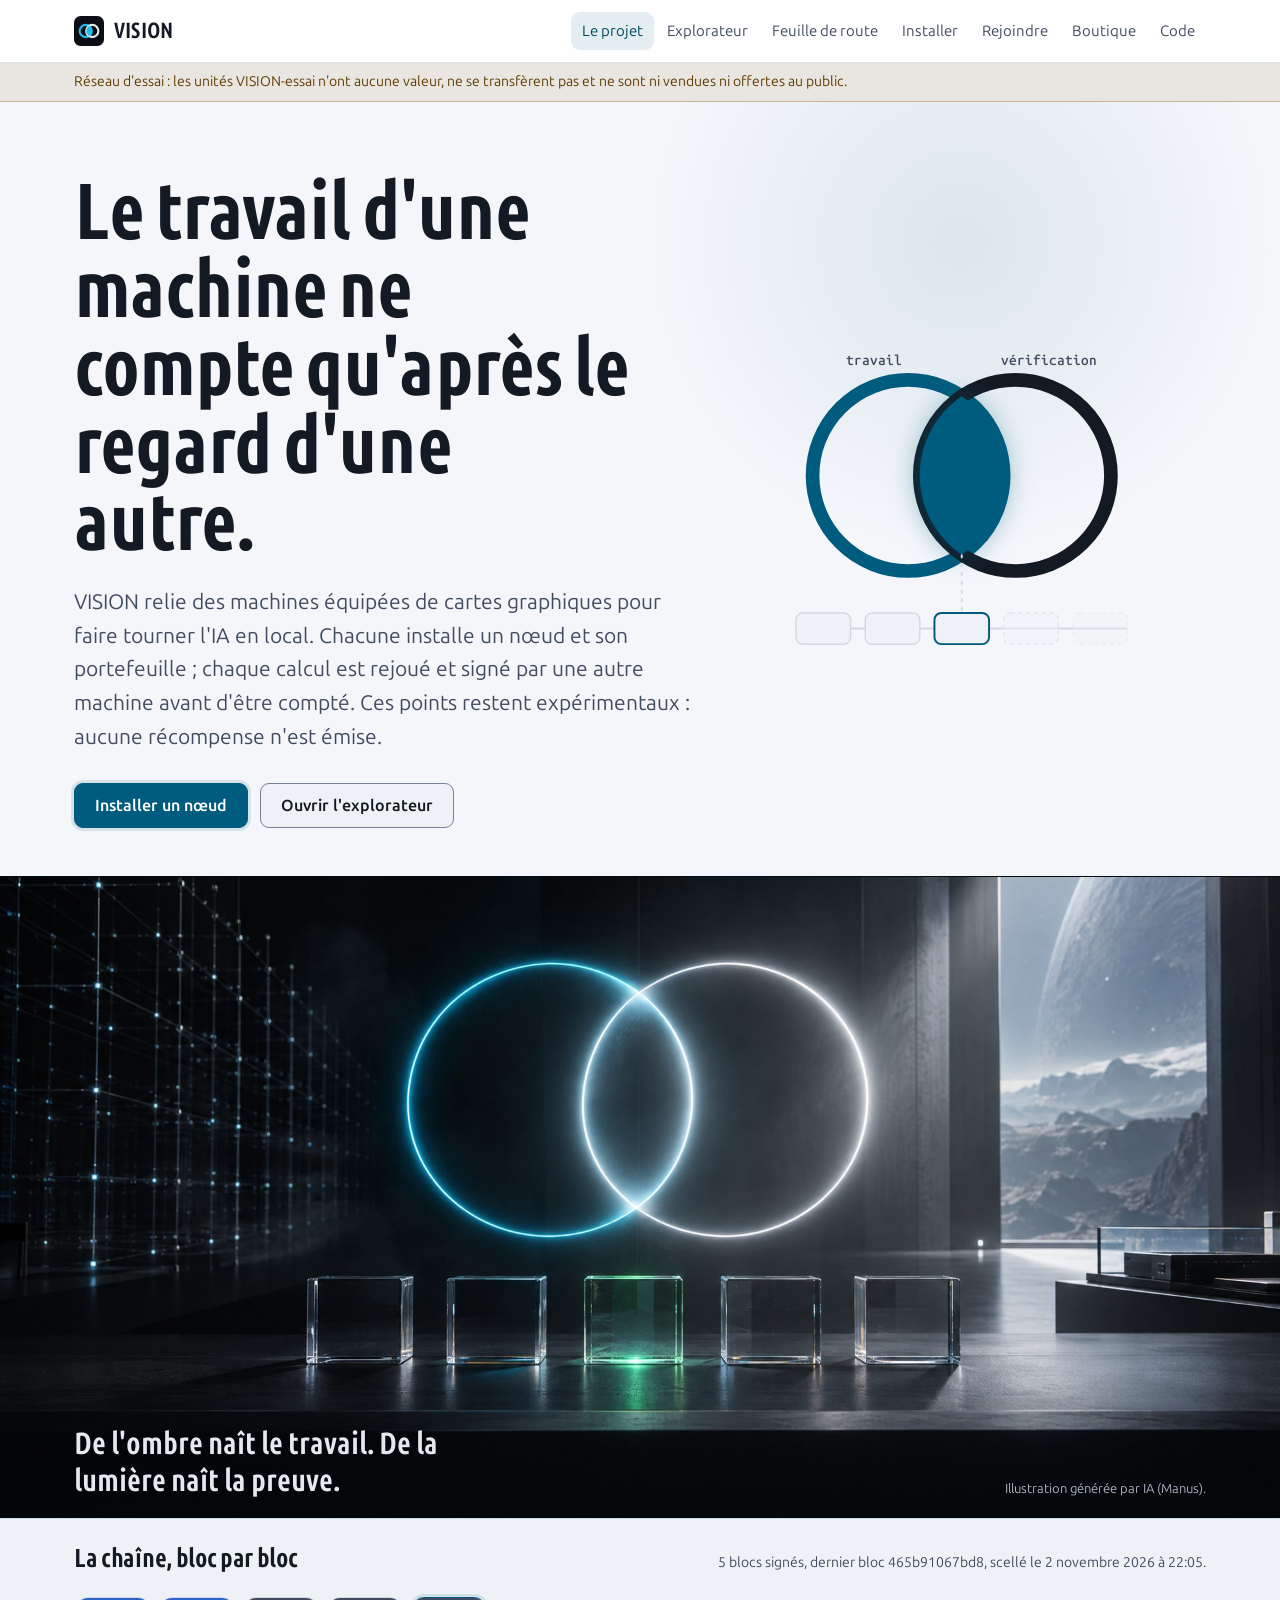
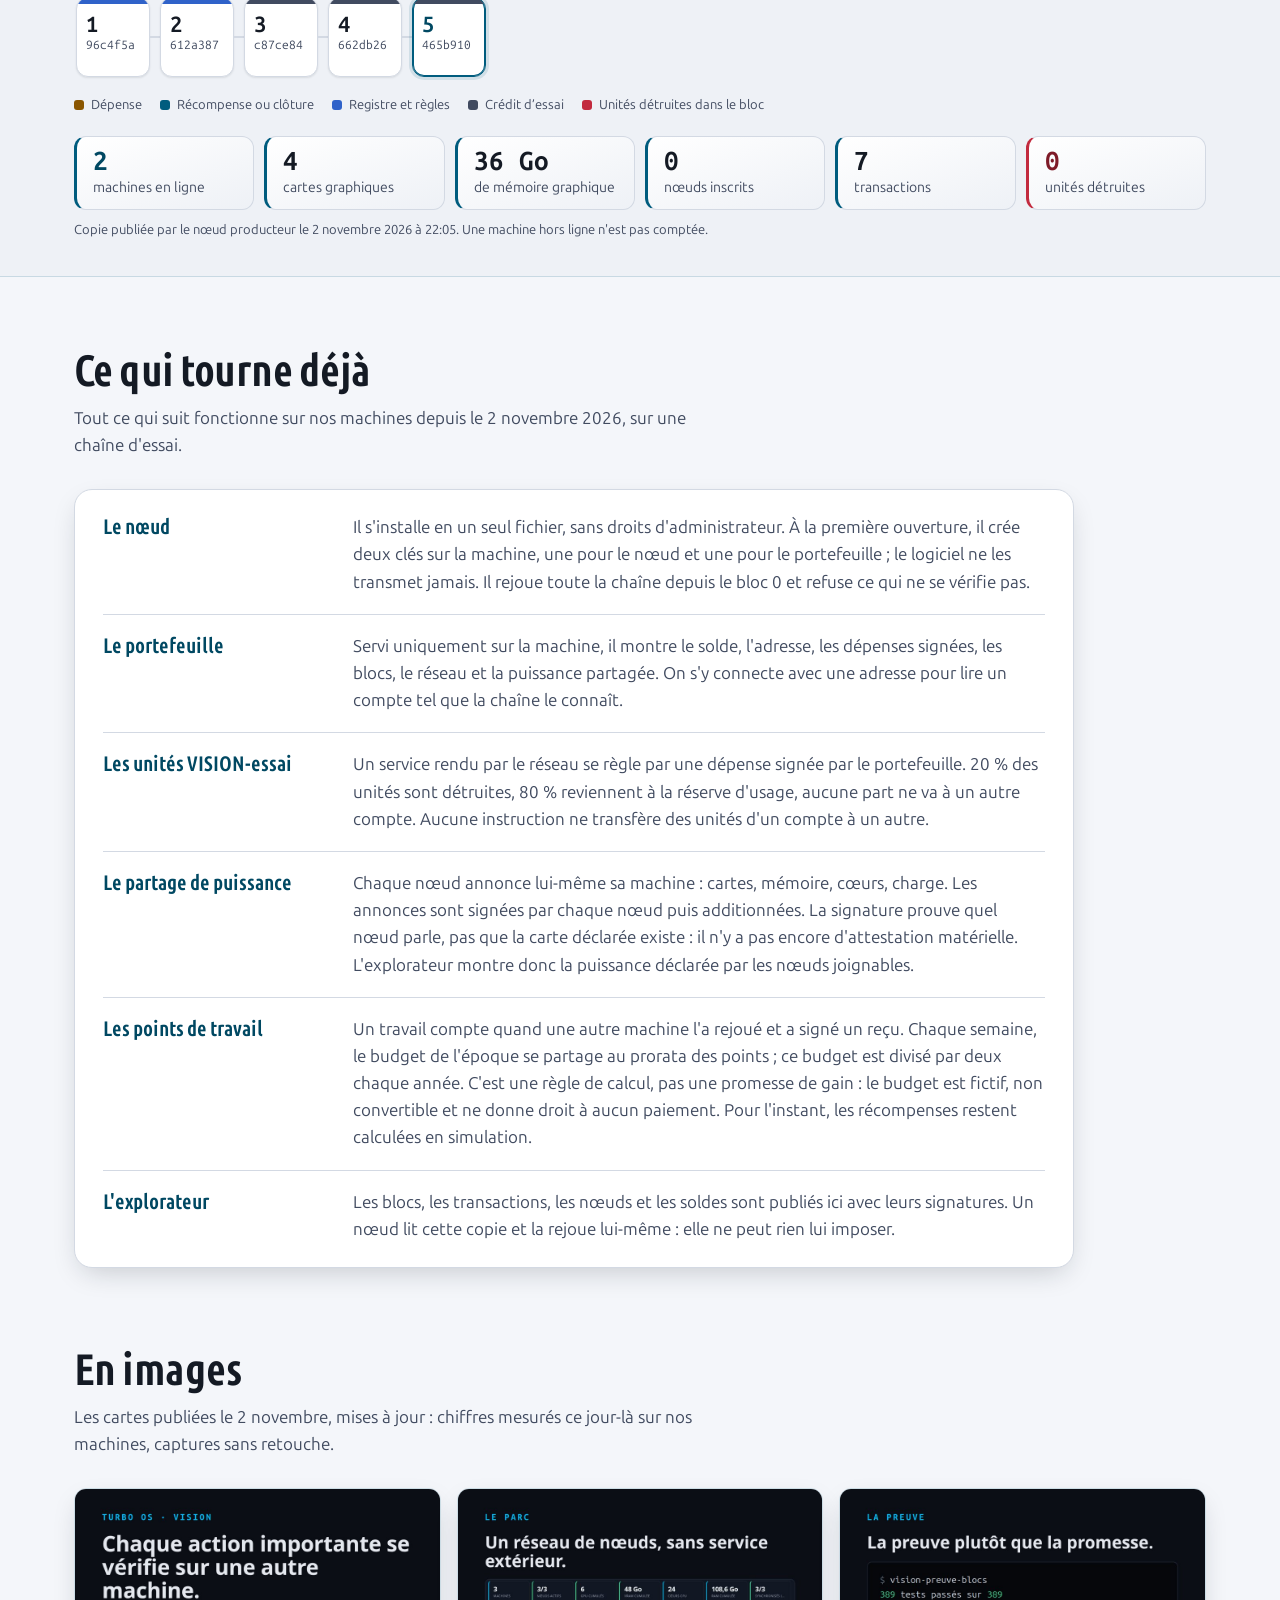
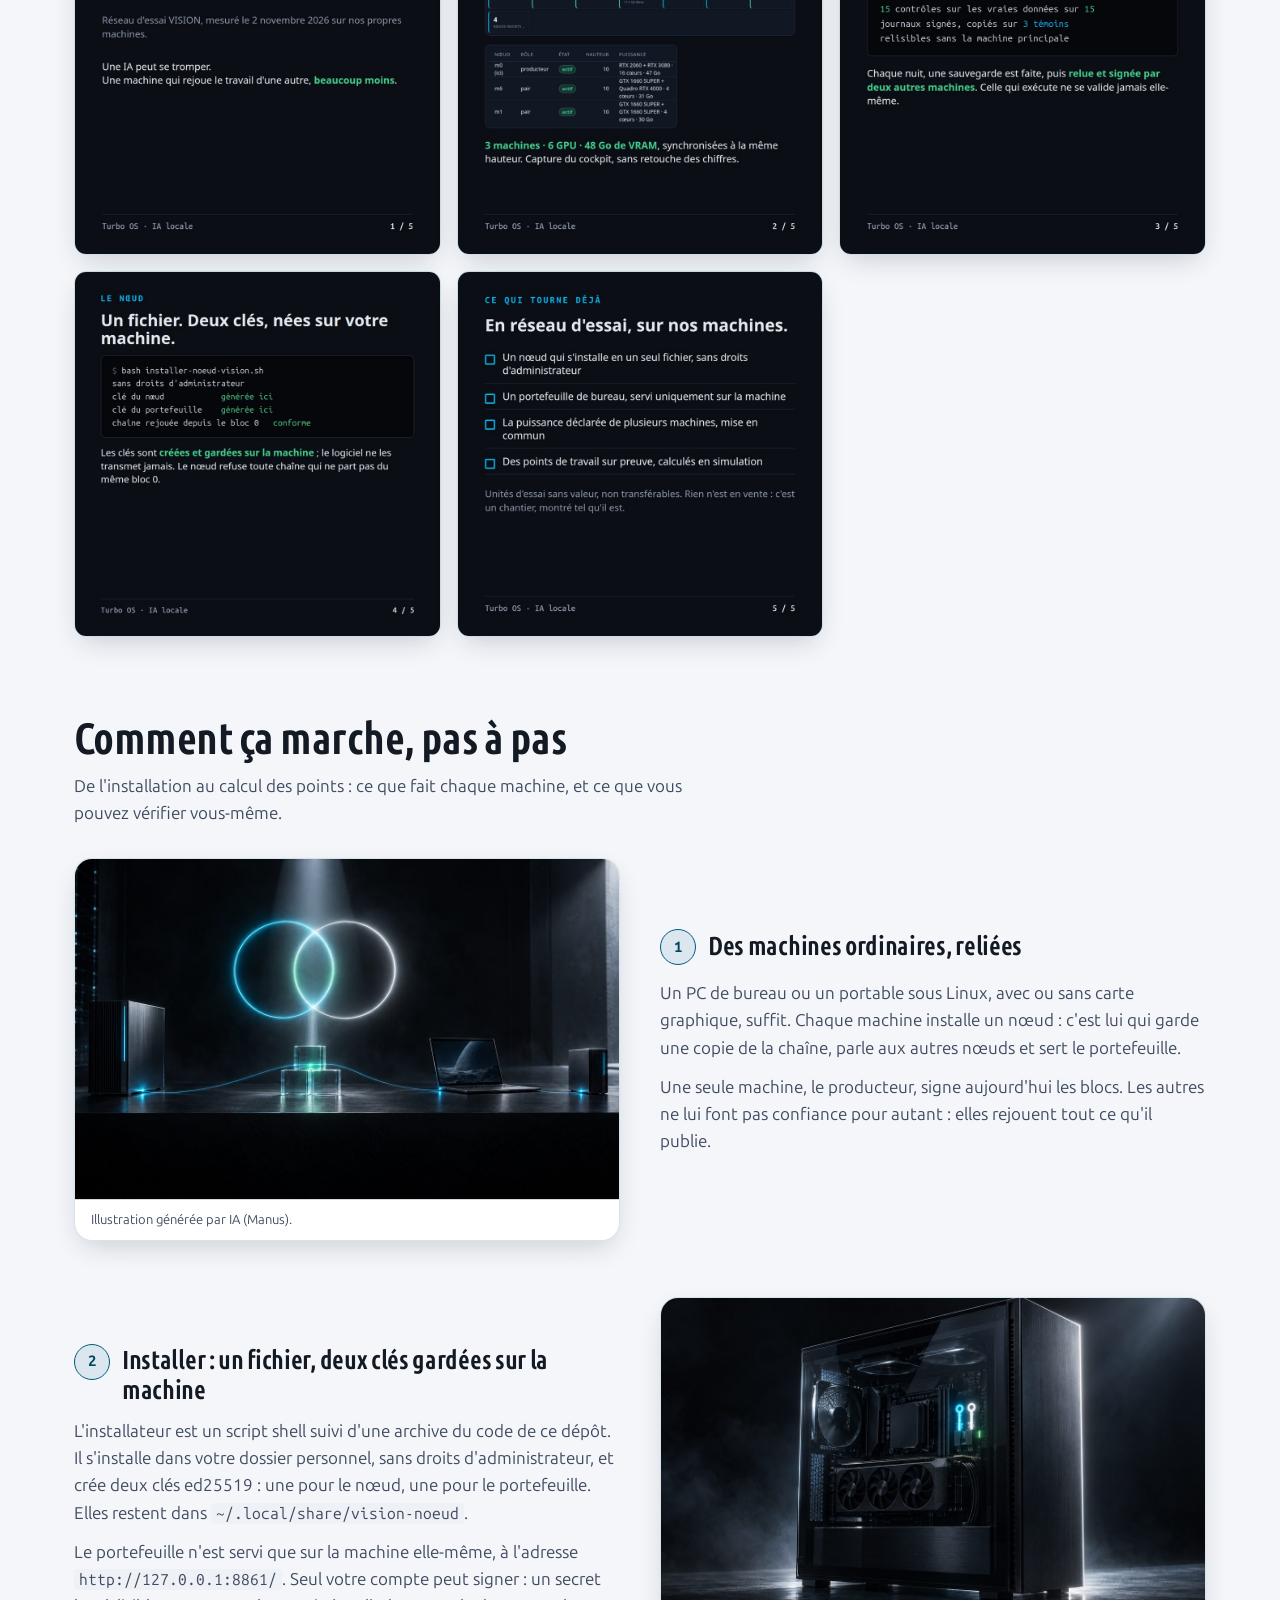
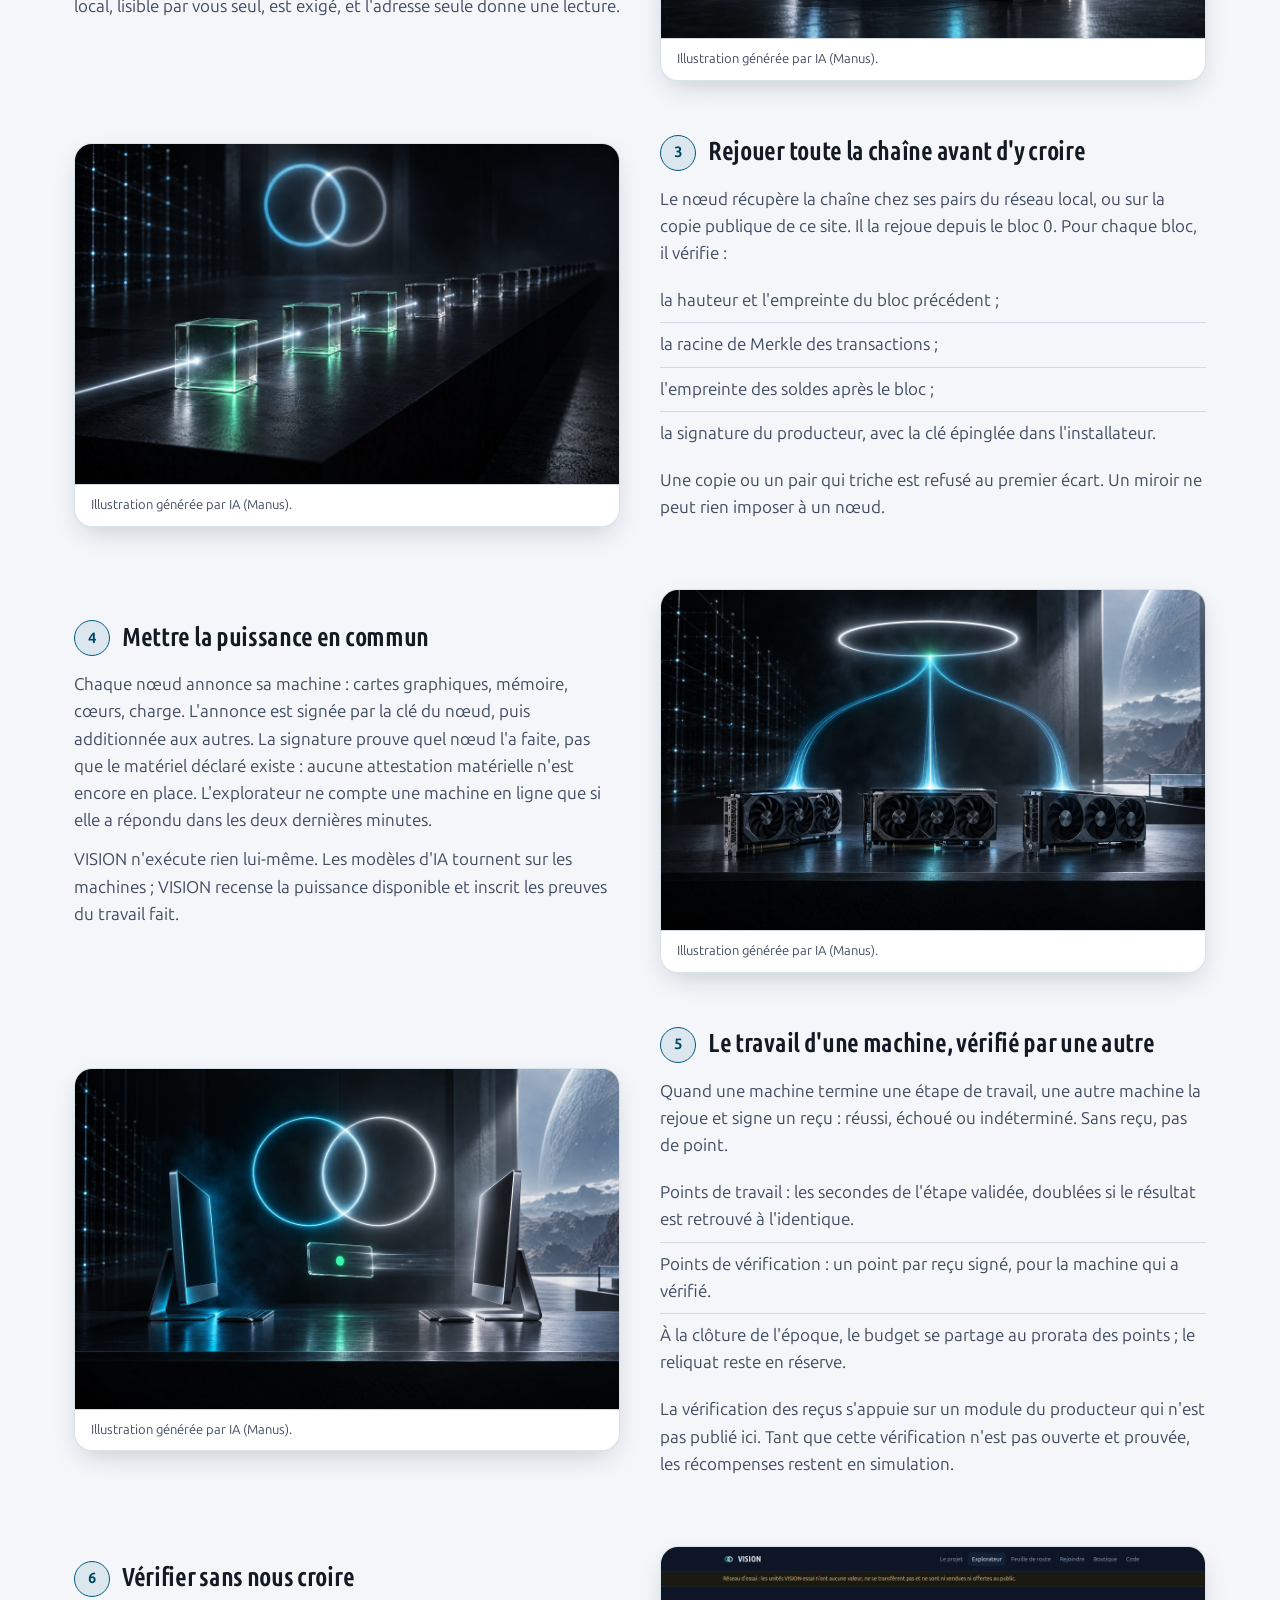
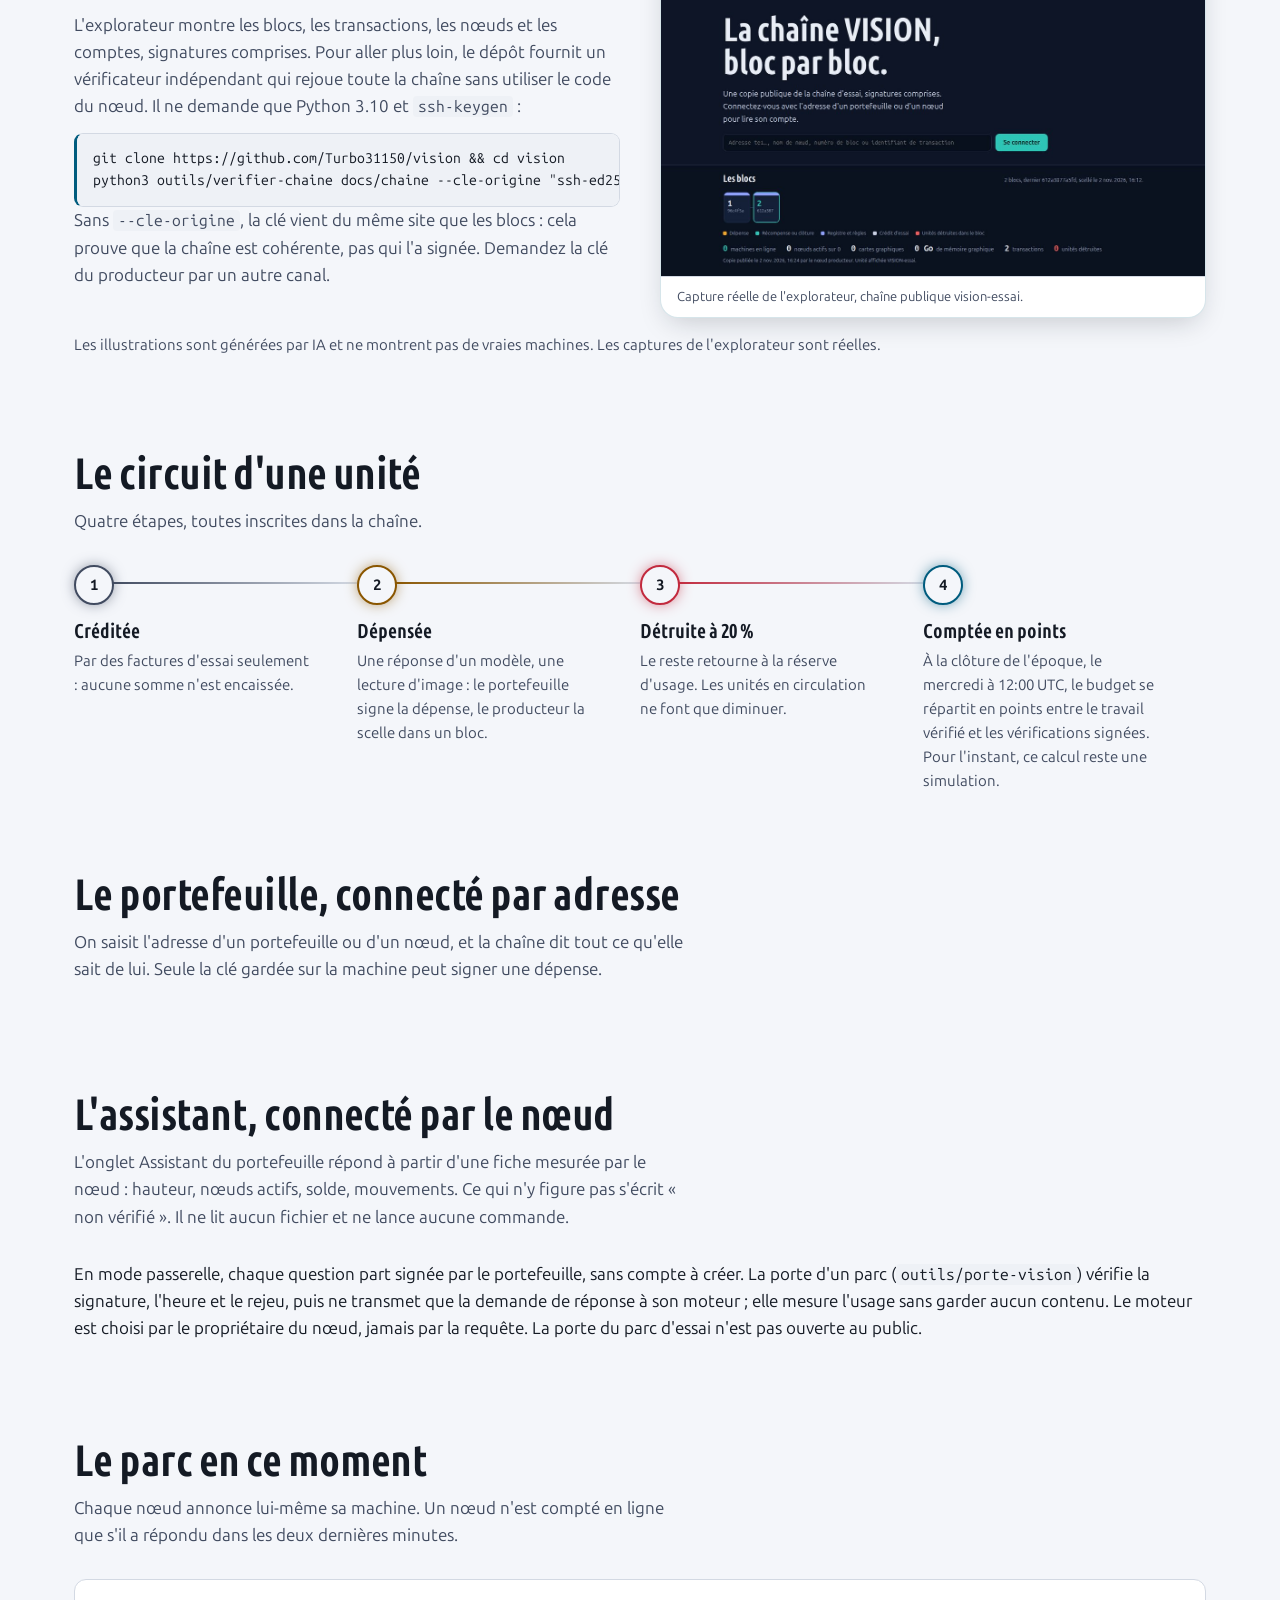
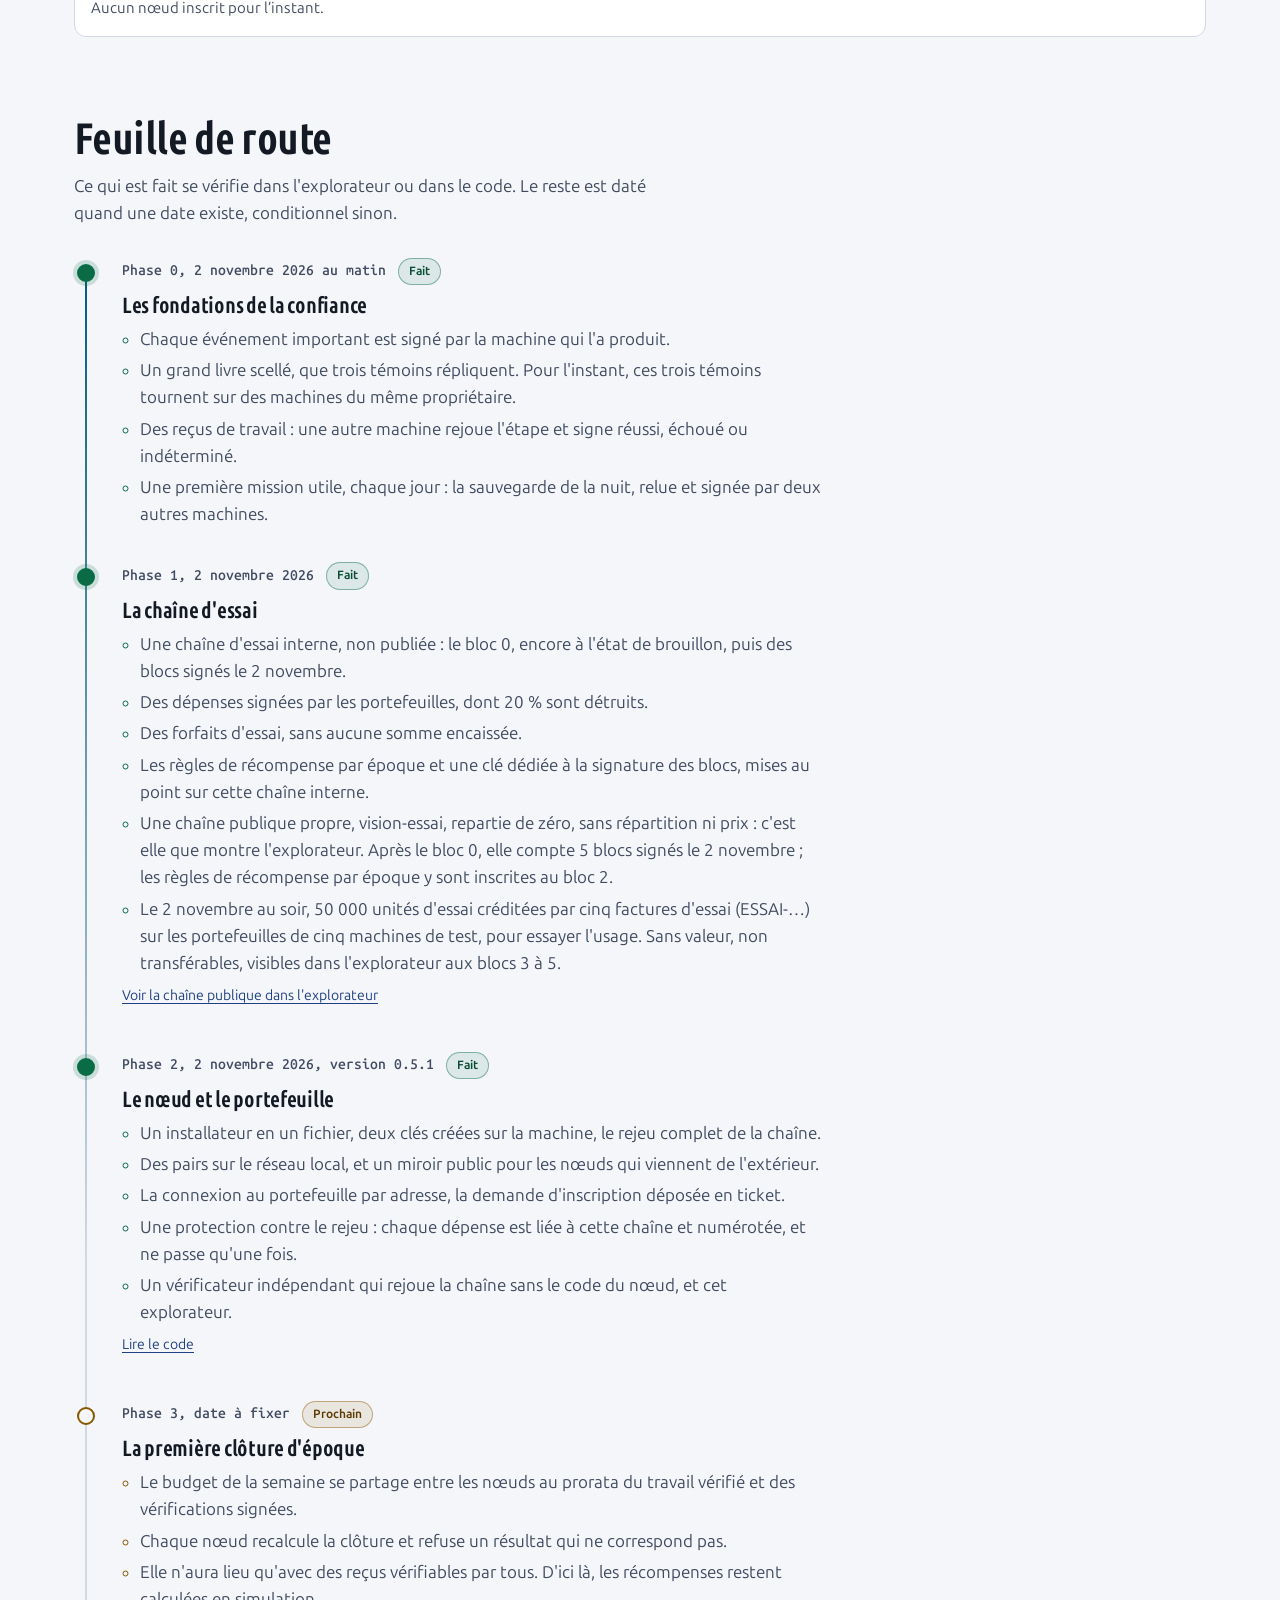
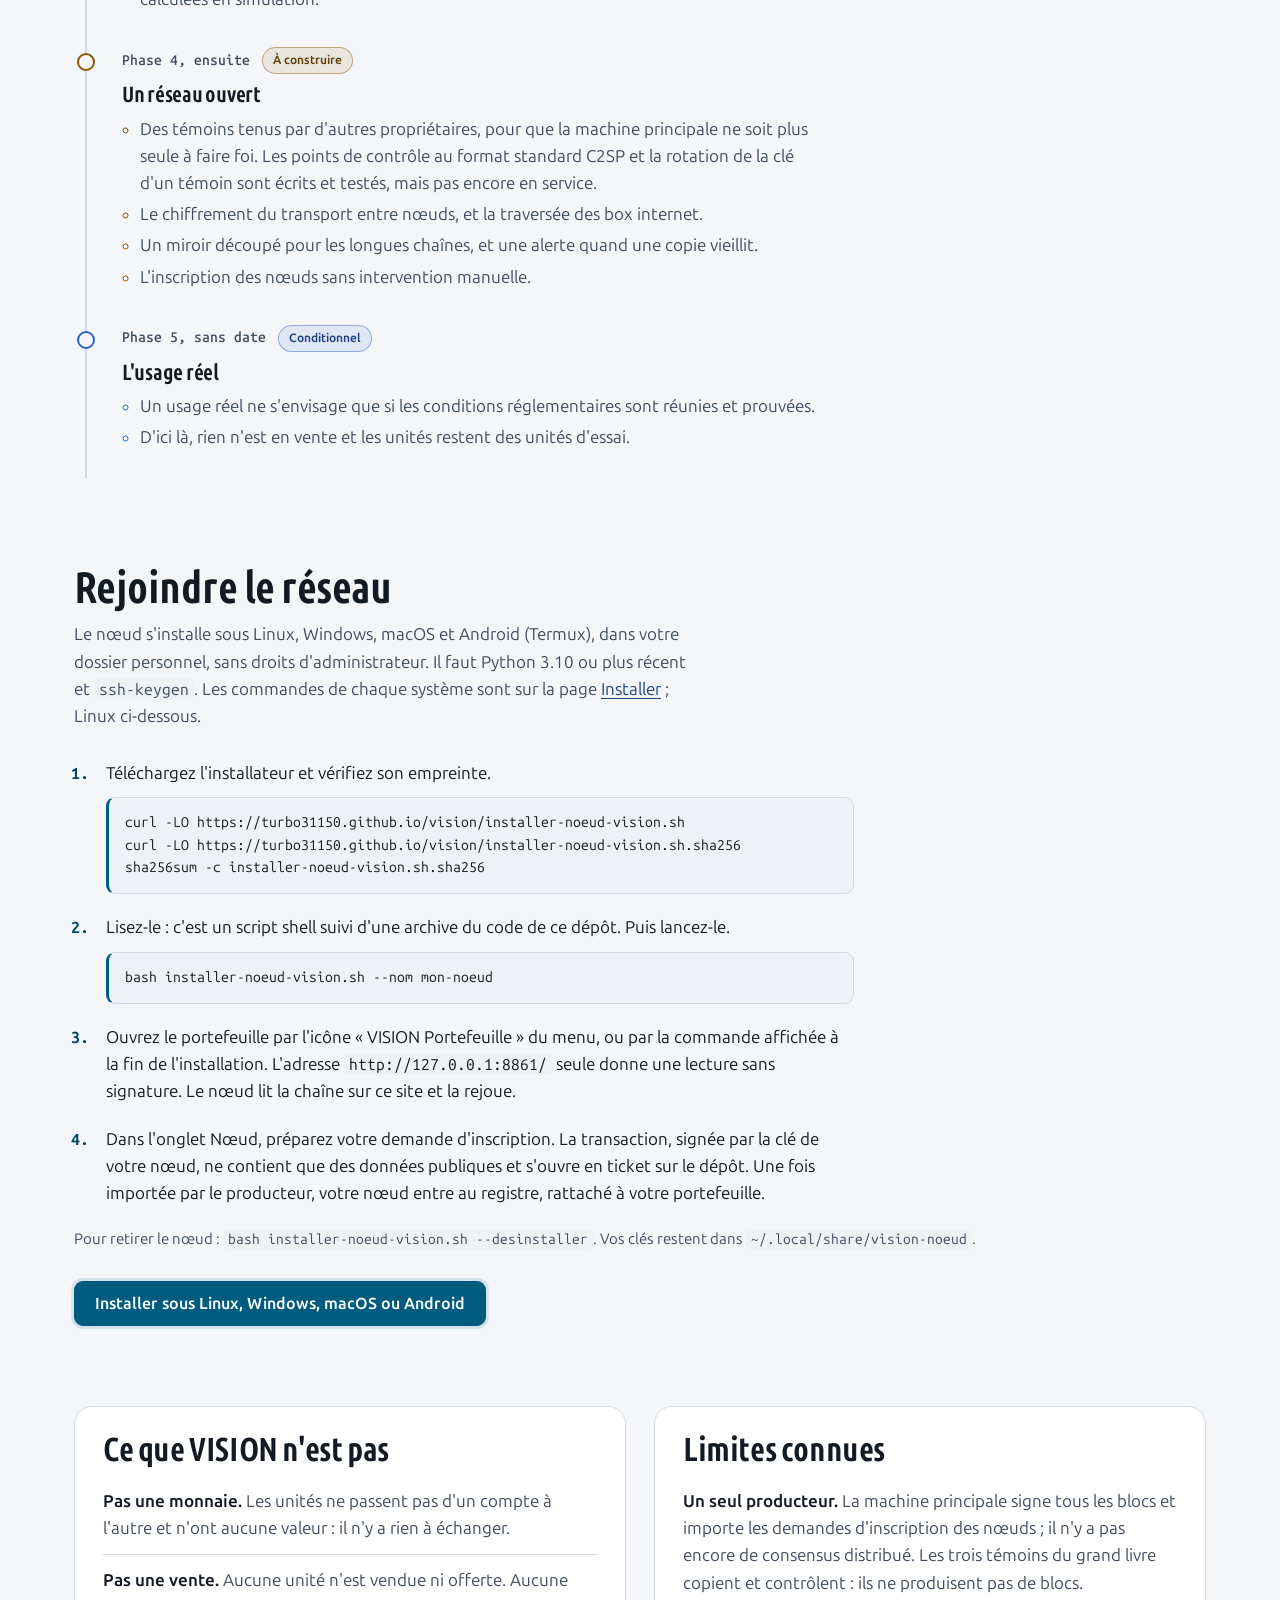
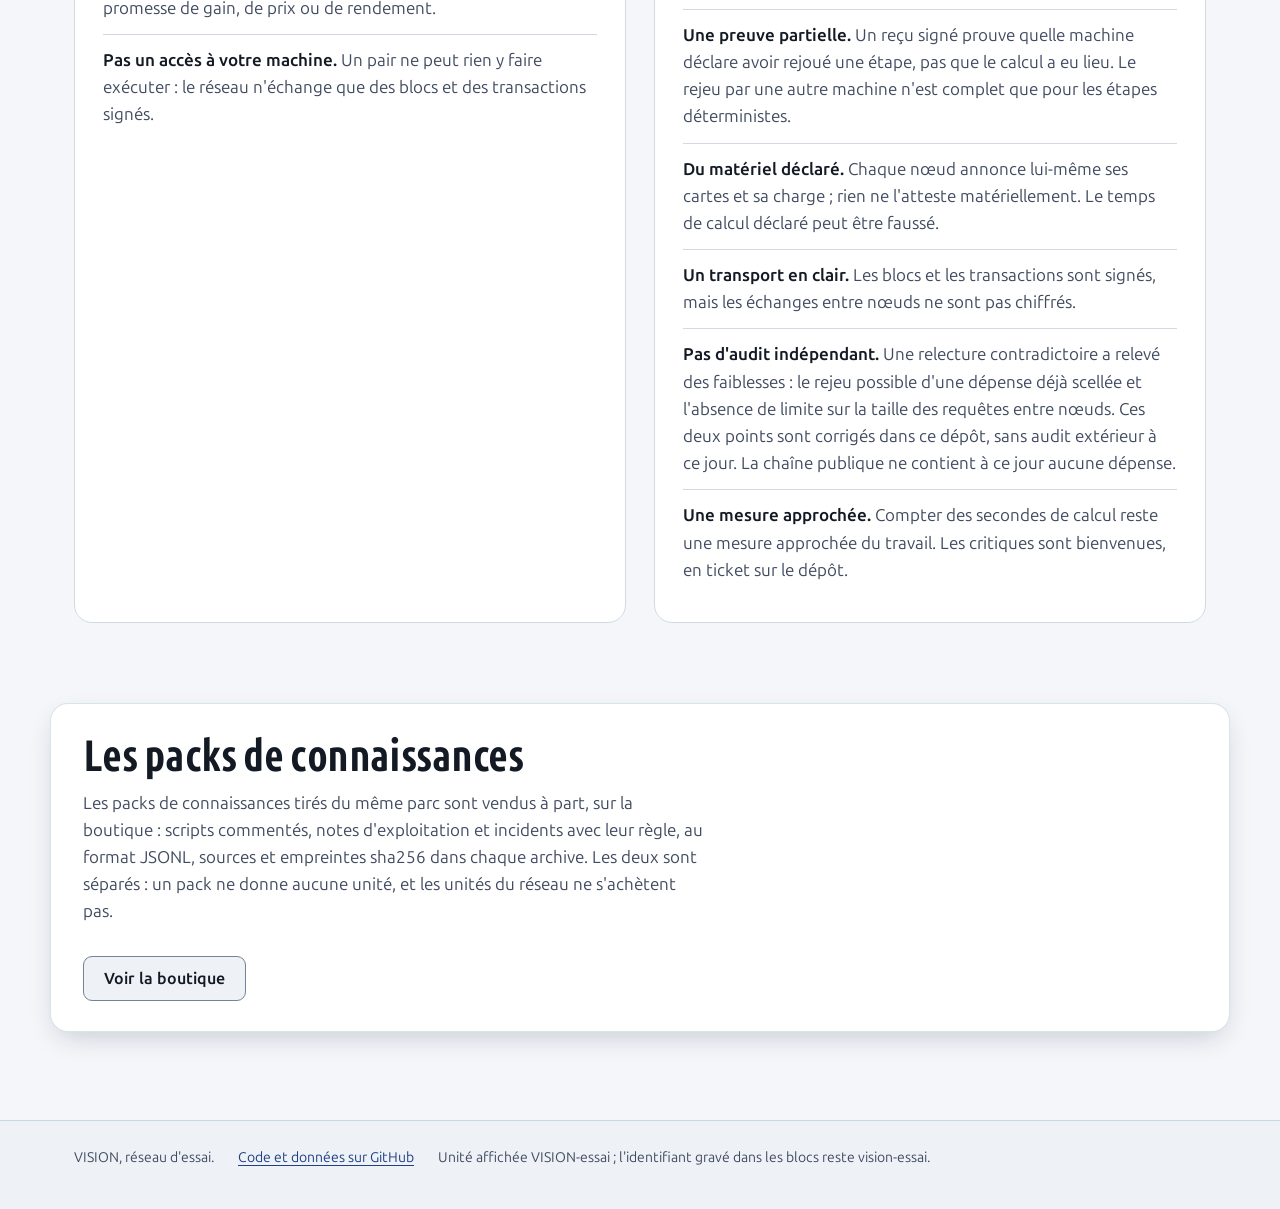
<file: docs/index.html>
<!doctype html>
<html lang="fr">
<head>
<meta charset="utf-8">
<meta name="viewport" content="width=device-width, initial-scale=1">
<title>VISION · le travail d'une machine, vérifié par une autre</title>
<meta name="description" content="VISION, réseau d'essai : un nœud qui s'installe en un fichier, un portefeuille de bureau, la puissance de plusieurs machines mise en commun et des points de travail calculés sur preuve, en simulation. Unités d'essai sans valeur, rien en vente.">
<link rel="icon" href="icone.svg">
<meta property="og:title" content="VISION · le travail d'une machine, vérifié par une autre">
<meta property="og:description" content="Réseau d'essai open source : de l'ombre naît le travail, de la lumière naît la preuve. Unités sans valeur, rien en vente.">
<meta property="og:image" content="https://turbo31150.github.io/vision/images/partage.jpg">
<meta property="og:image:width" content="1200">
<meta property="og:image:height" content="630">
<meta name="twitter:card" content="summary_large_image">
<link rel="preload" href="polices/UbuntuSans-variable.ttf" as="font" type="font/ttf" crossorigin>
<link rel="stylesheet" href="style.css">
<script defer src="ruban.js"></script>
<script defer src="projet.js"></script>
</head>
<body>
<header class="entete">
  <div class="cadre">
    <a class="marque" href="./"><img src="icone.svg" alt="" width="30" height="30">VISION</a>
    <nav class="liens" aria-label="Navigation principale">
      <a href="./" aria-current="page">Le projet</a>
      <a href="explorateur/">Explorateur</a>
      <a href="#feuille-de-route">Feuille de route</a>
      <a href="installer/">Installer</a>
      <a href="#rejoindre">Rejoindre</a>
      <a href="#boutique">Boutique</a>
      <a href="https://github.com/Turbo31150/vision">Code</a>
    </nav>
  </div>
</header>
<div class="essai"><div class="cadre">Réseau d'essai : les unités VISION-essai n'ont aucune valeur, ne se transfèrent pas et ne sont ni vendues ni offertes au public.</div></div>

<main>
  <section class="heros">
    <div class="cadre">
      <div>
      <h1>Le travail d'une machine ne compte qu'après le regard d'une autre.</h1>
      <p>VISION relie des machines équipées de cartes graphiques pour faire tourner l'IA en local. Chacune installe un nœud et son portefeuille ; chaque calcul est rejoué et signé par une autre machine avant d'être compté. Ces points restent expérimentaux : aucune récompense n'est émise.</p>
      <div class="actions">
        <a class="bouton principal" href="#rejoindre">Installer un nœud</a>
        <a class="bouton" href="explorateur/">Ouvrir l'explorateur</a>
      </div>
      </div>
      <figure class="anneaux" aria-label="Deux anneaux qui se croisent : une machine fait le travail, une autre le rejoue ; la zone commune, le travail vérifié, est inscrite dans la chaîne de blocs.">
        <svg viewBox="0 -6 420 336" role="img">
          <title>Le travail d'une machine, vérifié par une autre</title>
          <circle class="a1" cx="155" cy="135" r="98" fill="none" stroke-width="14"/>
          <circle class="a2" cx="265" cy="135" r="98" fill="none" stroke-width="14"/>
          <path class="croise" d="M210 53.8a98 98 0 0 1 0 162.4a98 98 0 0 1 0-162.4z"/>
          <text x="120" y="22" text-anchor="middle">travail</text>
          <text x="300" y="22" text-anchor="middle">vérification</text>
          <line class="fil" x1="40" y1="292" x2="380" y2="292" stroke-width="2"/>
          <line class="fil" x1="210" y1="216" x2="210" y2="276" stroke-width="2" stroke-dasharray="4 5"/>
          <rect class="bloc" x="40" y="276" width="56" height="32" rx="7" stroke-width="1.5"/>
          <rect class="bloc" x="111" y="276" width="56" height="32" rx="7" stroke-width="1.5"/>
          <rect class="bloc tete" x="182" y="276" width="56" height="32" rx="7" stroke-width="2"/>
          <rect class="bloc" x="253" y="276" width="56" height="32" rx="7" stroke-width="1.5" stroke-dasharray="4 4" opacity=".55"/>
          <rect class="bloc" x="324" y="276" width="56" height="32" rx="7" stroke-width="1.5" stroke-dasharray="4 4" opacity=".3"/>
        </svg>
      </figure>
    </div>
  </section>

  <figure class="cinema">
    <img src="images/heros.jpg" alt="Dans l'ombre, un treillis discret organise ; dans la lumière, deux anneaux, cyan et blanc, se croisent au-dessus d'une rangée de blocs de verre dont l'un s'allume." width="1920" height="960" fetchpriority="high">
    <figcaption><span class="devise">De l'ombre naît le travail. De la lumière naît la preuve.</span><span class="credit">Illustration générée par IA (Manus).</span></figcaption>
  </figure>

  <section class="ruban-zone" aria-labelledby="titre-ruban">
    <div class="cadre">
      <div class="ruban-tete">
        <h2 id="titre-ruban">La chaîne, bloc par bloc</h2>
        <p id="ruban-info">Lecture de la copie publique…</p>
      </div>
      <div class="ruban" id="ruban" role="list" aria-label="Blocs de la chaîne d'essai"></div>
      <div class="legende" id="legende"></div>
      <ul class="chiffres" id="chiffres" aria-live="polite"></ul>
      <p class="date-mesure" id="date-mesure"></p>
    </div>
  </section>

  <section class="section" id="fonctionnement">
    <div class="cadre">
      <h2>Ce qui tourne déjà</h2>
      <p class="chapeau">Tout ce qui suit fonctionne sur nos machines depuis le 2 novembre 2026, sur une chaîne d'essai.</p>
      <dl class="tourne">
        <dt>Le nœud</dt>
        <dd>Il s'installe en un seul fichier, sans droits d'administrateur. À la première ouverture, il crée deux clés sur la machine, une pour le nœud et une pour le portefeuille ; le logiciel ne les transmet jamais. Il rejoue toute la chaîne depuis le bloc 0 et refuse ce qui ne se vérifie pas.</dd>
        <dt>Le portefeuille</dt>
        <dd>Servi uniquement sur la machine, il montre le solde, l'adresse, les dépenses signées, les blocs, le réseau et la puissance partagée. On s'y connecte avec une adresse pour lire un compte tel que la chaîne le connaît.</dd>
        <dt>Les unités VISION-essai</dt>
        <dd>Un service rendu par le réseau se règle par une dépense signée par le portefeuille. 20 % des unités sont détruites, 80 % reviennent à la réserve d'usage, aucune part ne va à un autre compte. Aucune instruction ne transfère des unités d'un compte à un autre.</dd>
        <dt>Le partage de puissance</dt>
        <dd>Chaque nœud annonce lui-même sa machine : cartes, mémoire, cœurs, charge. Les annonces sont signées par chaque nœud puis additionnées. La signature prouve quel nœud parle, pas que la carte déclarée existe : il n'y a pas encore d'attestation matérielle. L'explorateur montre donc la puissance déclarée par les nœuds joignables.</dd>
        <dt>Les points de travail</dt>
        <dd>Un travail compte quand une autre machine l'a rejoué et a signé un reçu. Chaque semaine, le budget de l'époque se partage au prorata des points ; ce budget est divisé par deux chaque année. C'est une règle de calcul, pas une promesse de gain : le budget est fictif, non convertible et ne donne droit à aucun paiement. Pour l'instant, les récompenses restent calculées en simulation.</dd>
        <dt>L'explorateur</dt>
        <dd>Les blocs, les transactions, les nœuds et les soldes sont publiés ici avec leurs signatures. Un nœud lit cette copie et la rejoue lui-même : elle ne peut rien lui imposer.</dd>
      </dl>
    </div>
  </section>

  <section class="section" id="en-images">
    <div class="cadre">
      <h2>En images</h2>
      <p class="chapeau">Les cartes publiées le 2 novembre, mises à jour : chiffres mesurés ce jour-là sur nos machines, captures sans retouche.</p>
      <ul class="galerie">
        <li><a href="images/visuels/01-verifier.jpg"><img src="images/visuels/01-verifier.jpg" alt="Chaque action importante se vérifie sur une autre machine." width="900" height="900" loading="lazy"></a></li>
        <li><a href="images/visuels/02-parc.jpg"><img src="images/visuels/02-parc.jpg" alt="Le parc, capture du cockpit le 2 novembre sur la chaîne d'essai interne : 3 machines, 6 cartes graphiques et 48 Go de mémoire graphique, à la même hauteur de chaîne. L'état publié de la chaîne publique (chaine/etat.json, 2 novembre à 22 h 05 UTC) compte 2 machines en ligne, 4 cartes graphiques et 36 Go." width="900" height="900" loading="lazy"></a></li>
        <li><a href="images/visuels/03-preuve.jpg"><img src="images/visuels/03-preuve.jpg" alt="La preuve plutôt que la promesse : 389 tests sur 389, 15 contrôles sur les vraies données, journaux copiés sur 3 témoins." width="900" height="900" loading="lazy"></a></li>
        <li><a href="images/visuels/04-noeud.jpg"><img src="images/visuels/04-noeud.jpg" alt="Le nœud : un fichier, deux clés créées et gardées sur la machine, la chaîne rejouée depuis le bloc 0." width="900" height="900" loading="lazy"></a></li>
        <li><a href="images/visuels/05-tourne.jpg"><img src="images/visuels/05-tourne.jpg" alt="Ce qui tourne déjà, en réseau d'essai, sur nos machines." width="900" height="900" loading="lazy"></a></li>
      </ul>
    </div>
  </section>

  <section class="section" id="pas-a-pas">
    <div class="cadre">
      <h2>Comment ça marche, pas à pas</h2>
      <p class="chapeau">De l'installation au calcul des points : ce que fait chaque machine, et ce que vous pouvez vérifier vous-même.</p>
      <ol class="pas">
        <li>
          <figure class="capture"><img src="images/reseau.jpg" alt="Une tour, un portable et un petit boîtier, reliés par de fins fils de lumière cyan à une pile de blocs de verre éclairée d'en haut." width="1200" height="750" loading="lazy"><figcaption>Illustration générée par IA (Manus).</figcaption></figure>
          <div class="pas-texte">
            <h3>Des machines ordinaires, reliées</h3>
            <p>Un PC de bureau ou un portable sous Linux, avec ou sans carte graphique, suffit. Chaque machine installe un nœud : c'est lui qui garde une copie de la chaîne, parle aux autres nœuds et sert le portefeuille.</p>
            <p>Une seule machine, le producteur, signe aujourd'hui les blocs. Les autres ne lui font pas confiance pour autant : elles rejouent tout ce qu'il publie.</p>
          </div>
        </li>
        <li>
          <figure class="capture" id="fig-cles"><img src="images/noeud-cles.jpg" alt="Une tour de PC à paroi de verre ; à l'intérieur, près de la carte graphique, deux petites clés de lumière, une cyan et une blanche." width="1200" height="750" loading="lazy"><figcaption>Illustration générée par IA (Manus).</figcaption></figure>
          <div class="pas-texte">
            <h3>Installer : un fichier, deux clés gardées sur la machine</h3>
            <p>L'installateur est un script shell suivi d'une archive du code de ce dépôt. Il s'installe dans votre dossier personnel, sans droits d'administrateur, et crée deux clés ed25519 : une pour le nœud, une pour le portefeuille. Elles restent dans <code>~/.local/share/vision-noeud</code>.</p>
            <p>Le portefeuille n'est servi que sur la machine elle-même, à l'adresse <code>http://127.0.0.1:8861/</code>. Seul votre compte peut signer : un secret local, lisible par vous seul, est exigé, et l'adresse seule donne une lecture.</p>
          </div>
        </li>
        <li>
          <figure class="capture"><img src="images/rejouer.jpg" alt="Une longue file de blocs de verre ; un fin faisceau blanc les relit un à un, les premiers portent un liseré vert." width="1200" height="750" loading="lazy"><figcaption>Illustration générée par IA (Manus).</figcaption></figure>
          <div class="pas-texte">
            <h3>Rejouer toute la chaîne avant d'y croire</h3>
            <p>Le nœud récupère la chaîne chez ses pairs du réseau local, ou sur la copie publique de ce site. Il la rejoue depuis le bloc 0. Pour chaque bloc, il vérifie :</p>
            <ul class="sobre">
              <li>la hauteur et l'empreinte du bloc précédent ;</li>
              <li>la racine de Merkle des transactions ;</li>
              <li>l'empreinte des soldes après le bloc ;</li>
              <li>la signature du producteur, avec la clé épinglée dans l'installateur.</li>
            </ul>
            <p>Une copie ou un pair qui triche est refusé au premier écart. Un miroir ne peut rien imposer à un nœud.</p>
          </div>
        </li>
        <li>
          <figure class="capture" id="fig-puissance"><img src="images/puissance.jpg" alt="Trois cartes graphiques côte à côte ; de chacune monte un filet de lumière cyan, et les trois se rejoignent en un seul halo." width="1200" height="750" loading="lazy"><figcaption>Illustration générée par IA (Manus).</figcaption></figure>
          <div class="pas-texte">
            <h3>Mettre la puissance en commun</h3>
            <p>Chaque nœud annonce sa machine : cartes graphiques, mémoire, cœurs, charge. L'annonce est signée par la clé du nœud, puis additionnée aux autres. La signature prouve quel nœud l'a faite, pas que le matériel déclaré existe : aucune attestation matérielle n'est encore en place. L'explorateur ne compte une machine en ligne que si elle a répondu dans les deux dernières minutes.</p>
            <p>VISION n'exécute rien lui-même. Les modèles d'IA tournent sur les machines ; VISION recense la puissance disponible et inscrit les preuves du travail fait.</p>
          </div>
        </li>
        <li>
          <figure class="capture" id="fig-verification"><img src="images/verification.jpg" alt="Deux postes face à face, l'un dans l'ombre cyan, l'autre dans la lumière blanche ; entre eux, une carte de verre scellée de vert, sous deux anneaux qui se croisent." width="1200" height="750" loading="lazy"><figcaption>Illustration générée par IA (Manus).</figcaption></figure>
          <div class="pas-texte">
            <h3>Le travail d'une machine, vérifié par une autre</h3>
            <p>Quand une machine termine une étape de travail, une autre machine la rejoue et signe un reçu : réussi, échoué ou indéterminé. Sans reçu, pas de point.</p>
            <ul class="sobre">
              <li>Points de travail : les secondes de l'étape validée, doublées si le résultat est retrouvé à l'identique.</li>
              <li>Points de vérification : un point par reçu signé, pour la machine qui a vérifié.</li>
              <li>À la clôture de l'époque, le budget se partage au prorata des points ; le reliquat reste en réserve.</li>
            </ul>
            <p>La vérification des reçus s'appuie sur un module du producteur qui n'est pas publié ici. Tant que cette vérification n'est pas ouverte et prouvée, les récompenses restent en simulation.</p>
          </div>
        </li>
        <li>
          <figure class="capture"><img src="images/explorateur.jpg" alt="Capture de l'explorateur VISION : deux blocs, la légende des types de transaction et les chiffres du réseau." width="1200" height="725" loading="lazy"><figcaption>Capture réelle de l'explorateur, chaîne publique vision-essai.</figcaption></figure>
          <div class="pas-texte">
            <h3>Vérifier sans nous croire</h3>
            <p>L'explorateur montre les blocs, les transactions, les nœuds et les comptes, signatures comprises. Pour aller plus loin, le dépôt fournit un vérificateur indépendant qui rejoue toute la chaîne sans utiliser le code du nœud. Il ne demande que Python 3.10 et <code>ssh-keygen</code> :</p>
<pre>git clone https://github.com/Turbo31150/vision && cd vision
python3 outils/verifier-chaine docs/chaine --cle-origine "ssh-ed25519 AAAA…"</pre>
            <p>Sans <code>--cle-origine</code>, la clé vient du même site que les blocs : cela prouve que la chaîne est cohérente, pas qui l'a signée. Demandez la clé du producteur par un autre canal.</p>
          </div>
        </li>
      </ol>
      <p class="vide">Les illustrations sont générées par IA et ne montrent pas de vraies machines. Les captures de l'explorateur sont réelles.</p>
    </div>
  </section>

  <section class="section" id="circuit">
    <div class="cadre">
      <h2>Le circuit d'une unité</h2>
      <p class="chapeau">Quatre étapes, toutes inscrites dans la chaîne.</p>
      <ol class="circuit">
        <li style="--c: var(--credit)"><b>Créditée</b><span>Par des factures d'essai seulement : aucune somme n'est encaissée.</span></li>
        <li style="--c: var(--ambre)"><b>Dépensée</b><span>Une réponse d'un modèle, une lecture d'image : le portefeuille signe la dépense, le producteur la scelle dans un bloc.</span></li>
        <li style="--c: var(--corail)"><b>Détruite à 20 %</b><span>Le reste retourne à la réserve d'usage. Les unités en circulation ne font que diminuer.</span></li>
        <li style="--c: var(--sarcelle)"><b>Comptée en points</b><span>À la clôture de l'époque, le mercredi à 12:00 UTC, le budget se répartit en points entre le travail vérifié et les vérifications signées. Pour l'instant, ce calcul reste une simulation.</span></li>
      </ol>
    </div>
  </section>

  <section class="section">
    <div class="cadre">
      <h2>Le portefeuille, connecté par adresse</h2>
      <p class="chapeau">On saisit l'adresse d'un portefeuille ou d'un nœud, et la chaîne dit tout ce qu'elle sait de lui. Seule la clé gardée sur la machine peut signer une dépense.</p>
    </div>
  </section>

  <section class="section" id="assistant">
    <div class="cadre">
      <h2>L'assistant, connecté par le nœud</h2>
      <p class="chapeau">L'onglet Assistant du portefeuille répond à partir d'une fiche mesurée par le nœud : hauteur, nœuds actifs, solde, mouvements. Ce qui n'y figure pas s'écrit « non vérifié ». Il ne lit aucun fichier et ne lance aucune commande.</p>
      <p>En mode passerelle, chaque question part signée par le portefeuille, sans compte à créer. La porte d'un parc (<code>outils/porte-vision</code>) vérifie la signature, l'heure et le rejeu, puis ne transmet que la demande de réponse à son moteur ; elle mesure l'usage sans garder aucun contenu. Le moteur est choisi par le propriétaire du nœud, jamais par la requête. La porte du parc d'essai n'est pas ouverte au public.</p>
    </div>
  </section>

  <section class="section">
    <div class="cadre">
      <h2>Le parc en ce moment</h2>
      <p class="chapeau">Chaque nœud annonce lui-même sa machine. Un nœud n'est compté en ligne que s'il a répondu dans les deux dernières minutes.</p>
      <div class="table-boite" id="parc"><p class="vide">Lecture du parc…</p></div>
    </div>
  </section>

  <section class="section" id="feuille-de-route">
    <div class="cadre">
      <h2>Feuille de route</h2>
      <p class="chapeau">Ce qui est fait se vérifie dans l'explorateur ou dans le code. Le reste est daté quand une date existe, conditionnel sinon.</p>
      <ol class="frise">
        <li class="fait">
          <div class="quand"><span class="date">Phase 0, 2 novembre 2026 au matin</span><span class="statut">Fait</span></div>
          <h3>Les fondations de la confiance</h3>
          <ul>
            <li>Chaque événement important est signé par la machine qui l'a produit.</li>
            <li>Un grand livre scellé, que trois témoins répliquent. Pour l'instant, ces trois témoins tournent sur des machines du même propriétaire.</li>
            <li>Des reçus de travail : une autre machine rejoue l'étape et signe réussi, échoué ou indéterminé.</li>
            <li>Une première mission utile, chaque jour : la sauvegarde de la nuit, relue et signée par deux autres machines.</li>
          </ul>
        </li>
        <li class="fait">
          <div class="quand"><span class="date">Phase 1, 2 novembre 2026</span><span class="statut">Fait</span></div>
          <h3>La chaîne d'essai</h3>
          <ul>
            <li>Une chaîne d'essai interne, non publiée : le bloc 0, encore à l'état de brouillon, puis des blocs signés le 2 novembre.</li>
            <li>Des dépenses signées par les portefeuilles, dont 20 % sont détruits.</li>
            <li>Des forfaits d'essai, sans aucune somme encaissée.</li>
            <li>Les règles de récompense par époque et une clé dédiée à la signature des blocs, mises au point sur cette chaîne interne.</li>
            <li>Une chaîne publique propre, vision-essai, repartie de zéro, sans répartition ni prix : c'est elle que montre l'explorateur. Après le bloc 0, elle compte 5 blocs signés le 2 novembre ; les règles de récompense par époque y sont inscrites au bloc 2.</li>
            <li>Le 2 novembre au soir, 50 000 unités d'essai créditées par cinq factures d'essai (ESSAI-…) sur les portefeuilles de cinq machines de test, pour essayer l'usage. Sans valeur, non transférables, visibles dans l'explorateur aux blocs 3 à 5.</li>
          </ul>
          <p class="preuve"><a href="explorateur/">Voir la chaîne publique dans l'explorateur</a></p>
        </li>
        <li class="fait">
          <div class="quand"><span class="date">Phase 2, 2 novembre 2026, version 0.5.1</span><span class="statut">Fait</span></div>
          <h3>Le nœud et le portefeuille</h3>
          <ul>
            <li>Un installateur en un fichier, deux clés créées sur la machine, le rejeu complet de la chaîne.</li>
            <li>Des pairs sur le réseau local, et un miroir public pour les nœuds qui viennent de l'extérieur.</li>
            <li>La connexion au portefeuille par adresse, la demande d'inscription déposée en ticket.</li>
            <li>Une protection contre le rejeu : chaque dépense est liée à cette chaîne et numérotée, et ne passe qu'une fois.</li>
            <li>Un vérificateur indépendant qui rejoue la chaîne sans le code du nœud, et cet explorateur.</li>
          </ul>
          <p class="preuve"><a href="https://github.com/Turbo31150/vision">Lire le code</a></p>
        </li>
        <li class="prochain">
          <div class="quand"><span class="date">Phase 3, date à fixer</span><span class="statut">Prochain</span></div>
          <h3>La première clôture d'époque</h3>
          <ul>
            <li>Le budget de la semaine se partage entre les nœuds au prorata du travail vérifié et des vérifications signées.</li>
            <li>Chaque nœud recalcule la clôture et refuse un résultat qui ne correspond pas.</li>
            <li>Elle n'aura lieu qu'avec des reçus vérifiables par tous. D'ici là, les récompenses restent calculées en simulation.</li>
          </ul>
        </li>
        <li class="prochain">
          <div class="quand"><span class="date">Phase 4, ensuite</span><span class="statut">À construire</span></div>
          <h3>Un réseau ouvert</h3>
          <ul>
            <li>Des témoins tenus par d'autres propriétaires, pour que la machine principale ne soit plus seule à faire foi. Les points de contrôle au format standard C2SP et la rotation de la clé d'un témoin sont écrits et testés, mais pas encore en service.</li>
            <li>Le chiffrement du transport entre nœuds, et la traversée des box internet.</li>
            <li>Un miroir découpé pour les longues chaînes, et une alerte quand une copie vieillit.</li>
            <li>L'inscription des nœuds sans intervention manuelle.</li>
          </ul>
        </li>
        <li class="conditionnel">
          <div class="quand"><span class="date">Phase 5, sans date</span><span class="statut">Conditionnel</span></div>
          <h3>L'usage réel</h3>
          <ul>
            <li>Un usage réel ne s'envisage que si les conditions réglementaires sont réunies et prouvées.</li>
            <li>D'ici là, rien n'est en vente et les unités restent des unités d'essai.</li>
          </ul>
        </li>
      </ol>
    </div>
  </section>

  <section class="section" id="rejoindre">
    <div class="cadre">
      <h2>Rejoindre le réseau</h2>
      <p class="chapeau">Le nœud s'installe sous Linux, Windows, macOS et Android (Termux), dans votre dossier personnel, sans droits d'administrateur. Il faut Python 3.10 ou plus récent et <code>ssh-keygen</code>. Les commandes de chaque système sont sur la page <a href="installer/">Installer</a> ; Linux ci-dessous.</p>
      <ol class="etapes">
        <li>Téléchargez l'installateur et vérifiez son empreinte.
<pre>curl -LO https://turbo31150.github.io/vision/installer-noeud-vision.sh
curl -LO https://turbo31150.github.io/vision/installer-noeud-vision.sh.sha256
sha256sum -c installer-noeud-vision.sh.sha256</pre></li>
        <li>Lisez-le : c'est un script shell suivi d'une archive du code de ce dépôt. Puis lancez-le.
<pre>bash installer-noeud-vision.sh --nom mon-noeud</pre></li>
        <li>Ouvrez le portefeuille par l'icône « VISION Portefeuille » du menu, ou par la commande affichée à la fin de l'installation. L'adresse <code>http://127.0.0.1:8861/</code> seule donne une lecture sans signature. Le nœud lit la chaîne sur ce site et la rejoue.</li>
        <li>Dans l'onglet Nœud, préparez votre demande d'inscription. La transaction, signée par la clé de votre nœud, ne contient que des données publiques et s'ouvre en ticket sur le dépôt. Une fois importée par le producteur, votre nœud entre au registre, rattaché à votre portefeuille.</li>
      </ol>
      <p class="vide">Pour retirer le nœud : <code>bash installer-noeud-vision.sh --desinstaller</code>. Vos clés restent dans <code>~/.local/share/vision-noeud</code>.</p>
      <div class="actions">
        <a class="bouton principal" href="installer/">Installer sous Linux, Windows, macOS ou Android</a>
      </div>
    </div>
  </section>

  <section class="section">
    <div class="cadre deux-col">
      <div>
        <h2>Ce que VISION n'est pas</h2>
        <ul class="sobre">
          <li><b>Pas une monnaie.</b> Les unités ne passent pas d'un compte à l'autre et n'ont aucune valeur : il n'y a rien à échanger.</li>
          <li><b>Pas une vente.</b> Aucune unité n'est vendue ni offerte. Aucune promesse de gain, de prix ou de rendement.</li>
          <li><b>Pas un accès à votre machine.</b> Un pair ne peut rien y faire exécuter : le réseau n'échange que des blocs et des transactions signés.</li>
        </ul>
      </div>
      <div>
        <h2>Limites connues</h2>
        <ul class="sobre">
          <li><b>Un seul producteur.</b> La machine principale signe tous les blocs et importe les demandes d'inscription des nœuds ; il n'y a pas encore de consensus distribué. Les trois témoins du grand livre copient et contrôlent : ils ne produisent pas de blocs.</li>
          <li><b>Une preuve partielle.</b> Un reçu signé prouve quelle machine déclare avoir rejoué une étape, pas que le calcul a eu lieu. Le rejeu par une autre machine n'est complet que pour les étapes déterministes.</li>
          <li><b>Du matériel déclaré.</b> Chaque nœud annonce lui-même ses cartes et sa charge ; rien ne l'atteste matériellement. Le temps de calcul déclaré peut être faussé.</li>
          <li><b>Un transport en clair.</b> Les blocs et les transactions sont signés, mais les échanges entre nœuds ne sont pas chiffrés.</li>
          <li><b>Pas d'audit indépendant.</b> Une relecture contradictoire a relevé des faiblesses : le rejeu possible d'une dépense déjà scellée et l'absence de limite sur la taille des requêtes entre nœuds. Ces deux points sont corrigés dans ce dépôt, sans audit extérieur à ce jour. La chaîne publique ne contient à ce jour aucune dépense.</li>
          <li><b>Une mesure approchée.</b> Compter des secondes de calcul reste une mesure approchée du travail. Les critiques sont bienvenues, en ticket sur le dépôt.</li>
        </ul>
      </div>
    </div>
  </section>

  <section class="section" id="boutique">
    <div class="cadre">
      <h2>Les packs de connaissances</h2>
      <p class="chapeau">Les packs de connaissances tirés du même parc sont vendus à part, sur la boutique : scripts commentés, notes d'exploitation et incidents avec leur règle, au format JSONL, sources et empreintes sha256 dans chaque archive. Les deux sont séparés : un pack ne donne aucune unité, et les unités du réseau ne s'achètent pas.</p>
      <a class="bouton" href="https://turbo-os.systeme.io/turbo-os">Voir la boutique</a>
    </div>
  </section>
</main>

<footer class="pied">
  <div class="cadre">
    <span>VISION, réseau d'essai.</span>
    <a href="https://github.com/Turbo31150/vision">Code et données sur GitHub</a>
    <span>Unité affichée VISION-essai ; l'identifiant gravé dans les blocs reste vision-essai.</span>
  </div>
</footer>
</body>
</html>
</file>
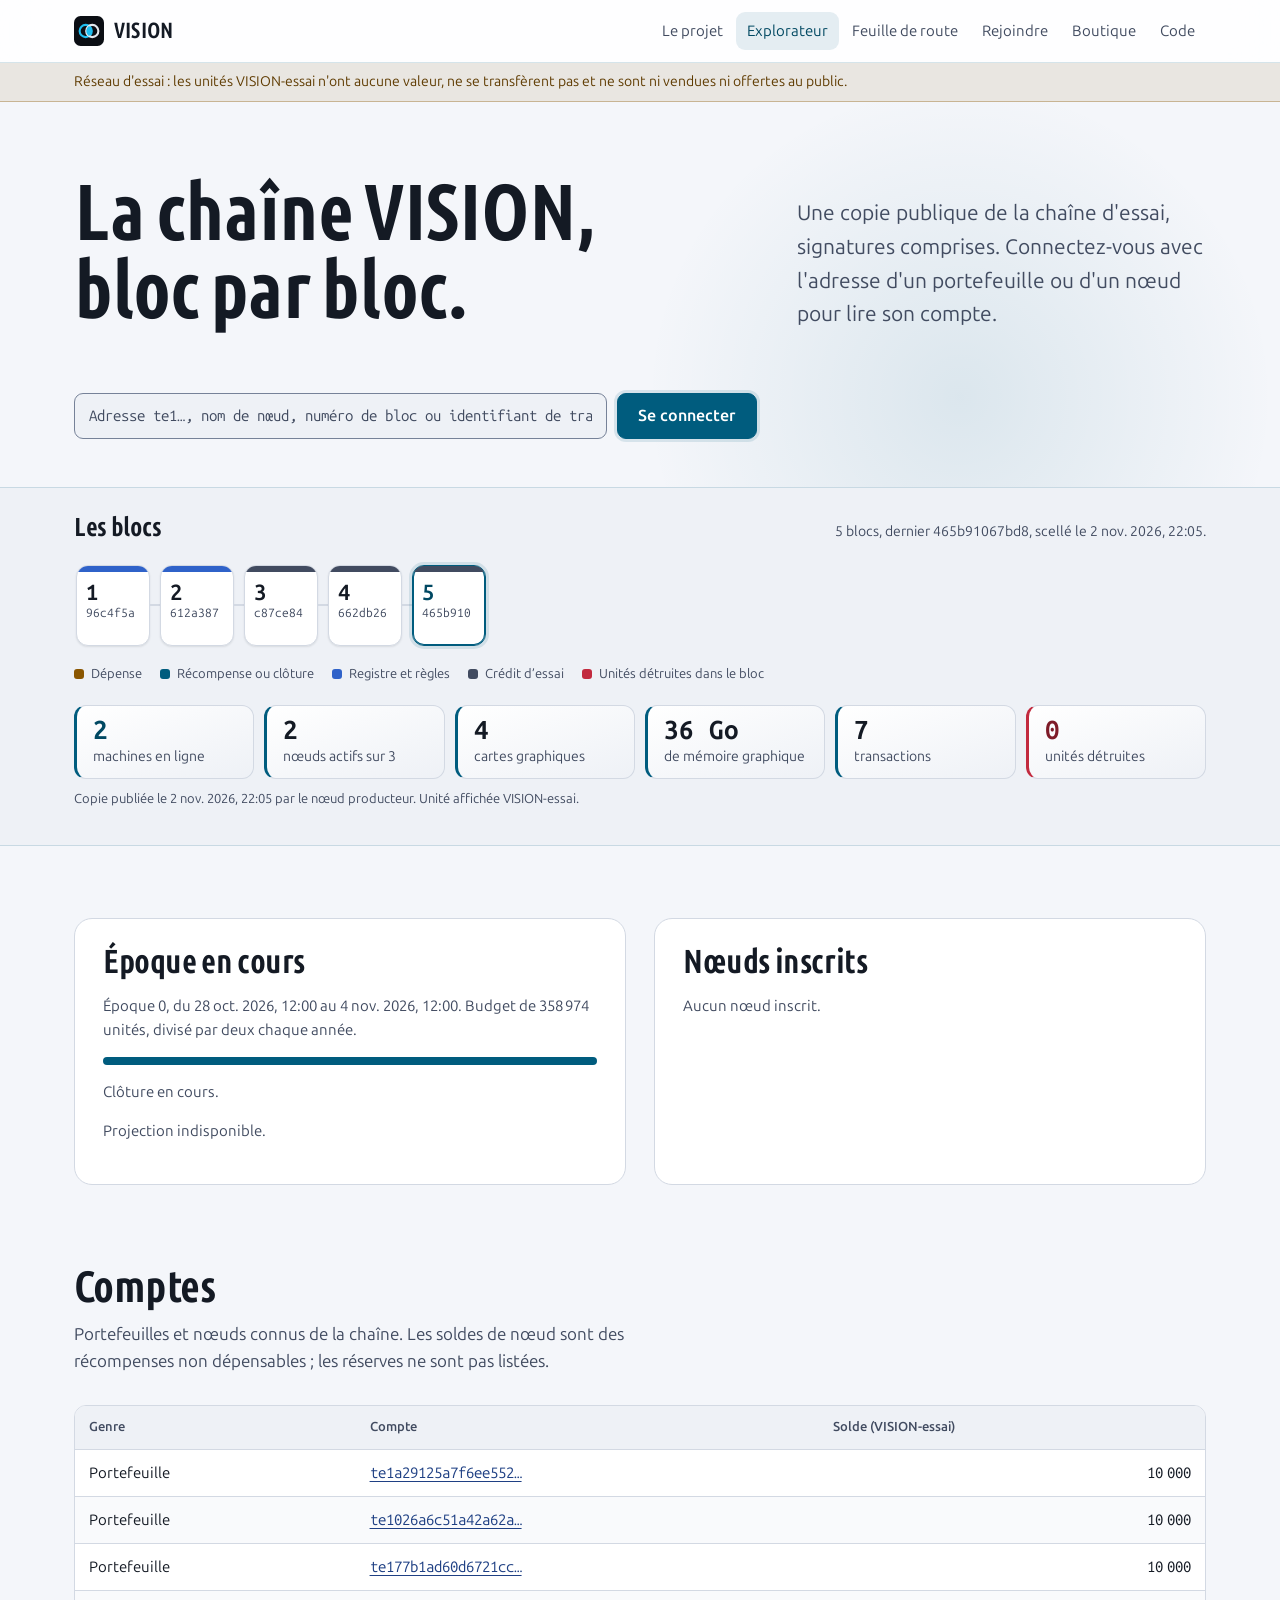
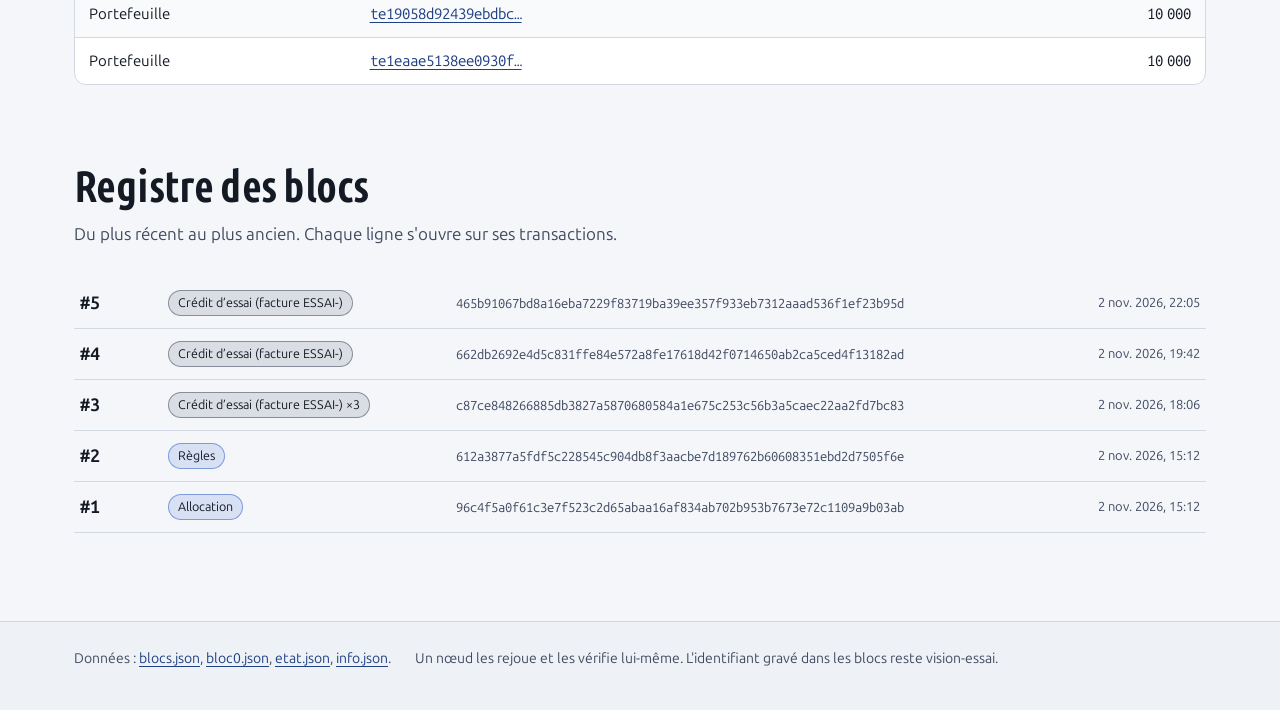
<file: docs/explorateur/index.html>
<!doctype html>
<html lang="fr">
<head>
<meta charset="utf-8">
<meta name="viewport" content="width=device-width, initial-scale=1">
<title>VISION · explorateur de la chaîne d'essai</title>
<link rel="icon" href="../icone.svg">
<link rel="preload" href="../polices/UbuntuSans-variable.ttf" as="font" type="font/ttf" crossorigin>
<link rel="stylesheet" href="../style.css">
<script defer src="../ruban.js"></script>
<script defer src="explorateur.js"></script>
</head>
<body>
<header class="entete">
  <div class="cadre">
    <a class="marque" href="../"><img src="../icone.svg" alt="" width="30" height="30">VISION</a>
    <nav class="liens" aria-label="Navigation principale">
      <a href="../">Le projet</a>
      <a href="./" aria-current="page">Explorateur</a>
      <a href="../#feuille-de-route">Feuille de route</a>
      <a href="../#rejoindre">Rejoindre</a>
      <a href="../#boutique">Boutique</a>
      <a href="https://github.com/Turbo31150/vision">Code</a>
    </nav>
  </div>
</header>
<div class="essai"><div class="cadre">Réseau d'essai : les unités VISION-essai n'ont aucune valeur, ne se transfèrent pas et ne sont ni vendues ni offertes au public.</div></div>

<main>
  <section class="heros">
    <div class="cadre">
      <h1>La chaîne VISION, bloc par bloc.</h1>
      <p>Une copie publique de la chaîne d'essai, signatures comprises. Connectez-vous avec l'adresse d'un portefeuille ou d'un nœud pour lire son compte.</p>
      <form class="connexion" id="form" role="search">
        <input id="q" type="text" spellcheck="false" autocomplete="off" aria-label="Adresse, nœud, bloc ou transaction" placeholder="Adresse te1…, nom de nœud, numéro de bloc ou identifiant de transaction">
        <button class="bouton principal" type="submit">Se connecter</button>
      </form>
      <div id="message" class="message" hidden></div>
    </div>
  </section>

  <section class="ruban-zone" aria-labelledby="titre-ruban">
    <div class="cadre">
      <div class="ruban-tete">
        <h2 id="titre-ruban">Les blocs</h2>
        <p id="ruban-info">Lecture de la copie publique…</p>
      </div>
      <div class="ruban" id="ruban" role="list" aria-label="Blocs de la chaîne d'essai"></div>
      <div class="legende" id="legende"></div>
      <ul class="chiffres" id="chiffres"></ul>
      <p class="date-mesure" id="date"></p>
    </div>
  </section>

  <section class="section" id="compte" hidden>
    <div class="cadre">
      <div class="releve">
        <h2 id="compte-titre">Compte</h2>
        <p class="adresse" id="compte-adresse"></p>
        <div class="solde-grand"><span id="compte-solde">0</span><small>VISION-essai</small></div>
        <ul class="chiffres" id="compte-chiffres"></ul>
        <div class="deux-col">
          <div><h3>Forfaits d'essai</h3><div id="compte-forfaits"></div></div>
          <div><h3>Nœuds et matériel partagé</h3><div id="compte-noeuds"></div></div>
        </div>
        <h3>Opérations sur la chaîne</h3>
        <div id="compte-historique"></div>
      </div>
    </div>
  </section>

  <section class="section">
    <div class="cadre deux-col">
      <div>
        <h2>Époque en cours</h2>
        <p class="vide" id="epoque-fenetre"></p>
        <div class="progression" aria-hidden="true"><span id="epoque-barre"></span></div>
        <p class="vide" id="epoque-reste"></p>
        <div id="epoque"></div>
      </div>
      <div>
        <h2>Nœuds inscrits</h2>
        <div id="noeuds"></div>
      </div>
    </div>
  </section>

  <section class="section">
    <div class="cadre">
      <h2>Comptes</h2>
      <p class="chapeau">Portefeuilles et nœuds connus de la chaîne. Les soldes de nœud sont des récompenses non dépensables ; les réserves ne sont pas listées.</p>
      <div id="comptes"></div>
    </div>
  </section>

  <section class="section">
    <div class="cadre">
      <h2>Registre des blocs</h2>
      <p class="chapeau">Du plus récent au plus ancien. Chaque ligne s'ouvre sur ses transactions.</p>
      <div class="registre" id="blocs"></div>
    </div>
  </section>
</main>

<footer class="pied">
  <div class="cadre">
    <span>Données : <a href="../chaine/blocs.json">blocs.json</a>, <a href="../chaine/bloc0.json">bloc0.json</a>, <a href="../chaine/etat.json">etat.json</a>, <a href="../chaine/info.json">info.json</a>.</span>
    <span>Un nœud les rejoue et les vérifie lui-même. L'identifiant gravé dans les blocs reste vision-essai.</span>
  </div>
</footer>
</body>
</html>
</file>
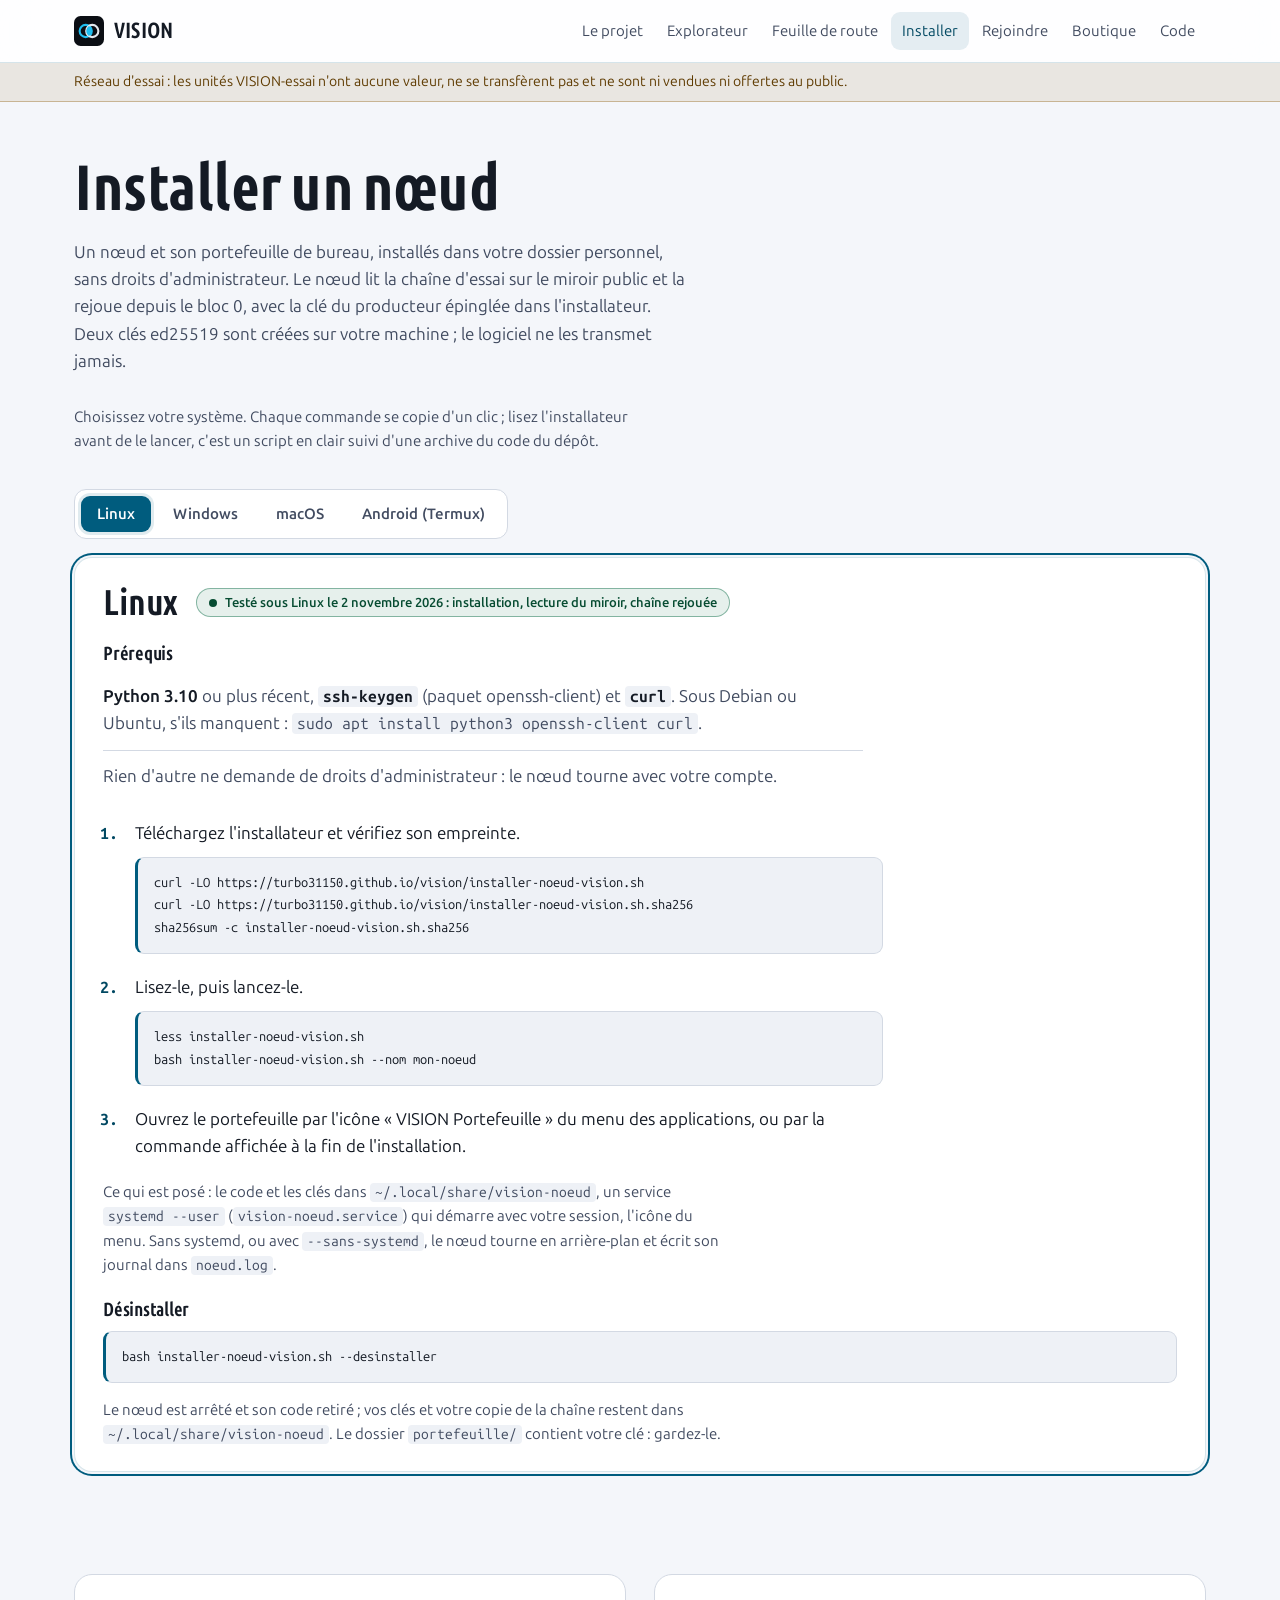
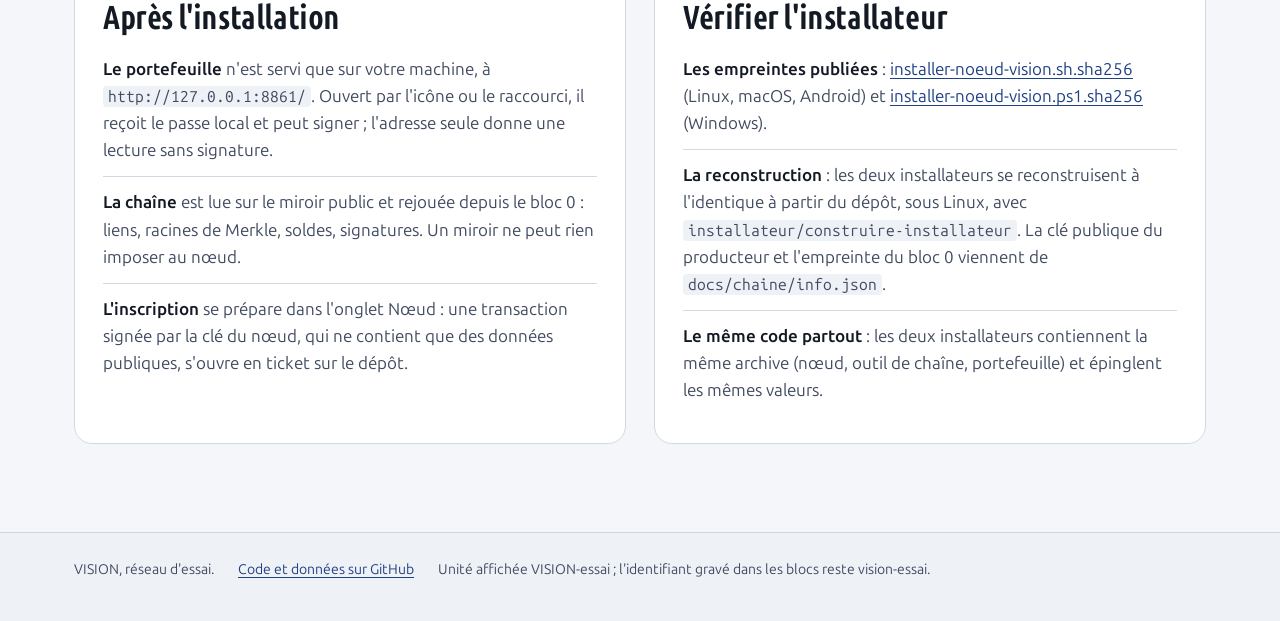
<file: docs/installer/index.html>
<!doctype html>
<html lang="fr">
<head>
<meta charset="utf-8">
<meta name="viewport" content="width=device-width, initial-scale=1">
<title>VISION · installer un nœud (Linux, Windows, macOS, Android)</title>
<meta name="description" content="Installer le nœud VISION et son portefeuille de bureau sous Linux, Windows, macOS ou Android (Termux) : commandes à copier, vérification d'empreinte, prérequis et désinstallation. Réseau d'essai, unités sans valeur.">
<link rel="icon" href="../icone.svg">
<link rel="preload" href="../polices/UbuntuSans-variable.ttf" as="font" type="font/ttf" crossorigin>
<link rel="stylesheet" href="../style.css">
<link rel="stylesheet" href="installer.css">
<script defer src="installer.js"></script>
</head>
<body>
<header class="entete">
  <div class="cadre">
    <a class="marque" href="../"><img src="../icone.svg" alt="" width="30" height="30">VISION</a>
    <nav class="liens" aria-label="Navigation principale">
      <a href="../">Le projet</a>
      <a href="../explorateur/">Explorateur</a>
      <a href="../#feuille-de-route">Feuille de route</a>
      <a href="./" aria-current="page">Installer</a>
      <a href="../#rejoindre">Rejoindre</a>
      <a href="../#boutique">Boutique</a>
      <a href="https://github.com/Turbo31150/vision">Code</a>
    </nav>
  </div>
</header>
<div class="essai"><div class="cadre">Réseau d'essai : les unités VISION-essai n'ont aucune valeur, ne se transfèrent pas et ne sont ni vendues ni offertes au public.</div></div>

<main>
  <section class="section installer-tete">
    <div class="cadre">
      <h1>Installer un nœud</h1>
      <p class="chapeau">Un nœud et son portefeuille de bureau, installés dans votre dossier personnel, sans droits d'administrateur. Le nœud lit la chaîne d'essai sur le miroir public et la rejoue depuis le bloc 0, avec la clé du producteur épinglée dans l'installateur. Deux clés ed25519 sont créées sur votre machine ; le logiciel ne les transmet jamais.</p>
      <p class="vide">Choisissez votre système. Chaque commande se copie d'un clic ; lisez l'installateur avant de le lancer, c'est un script en clair suivi d'une archive du code du dépôt.</p>
    </div>
  </section>

  <section class="section systemes-zone" aria-label="Instructions par système">
    <div class="cadre">
      <div class="onglets" role="tablist" aria-label="Système d'exploitation">
        <a role="tab" id="onglet-linux" href="#linux" aria-controls="linux">Linux</a>
        <a role="tab" id="onglet-windows" href="#windows" aria-controls="windows">Windows</a>
        <a role="tab" id="onglet-macos" href="#macos" aria-controls="macos">macOS</a>
        <a role="tab" id="onglet-android" href="#android" aria-controls="android">Android (Termux)</a>
      </div>

      <!-- ── Linux ── -->
      <article class="panneau" id="linux" role="tabpanel" aria-labelledby="onglet-linux" tabindex="0">
        <div class="panneau-tete">
          <h2>Linux</h2>
          <span class="statut-essai teste">Testé sous Linux le 2 novembre 2026 : installation, lecture du miroir, chaîne rejouée</span>
        </div>
        <h3>Prérequis</h3>
        <ul class="sobre">
          <li><b>Python 3.10</b> ou plus récent, <b><code>ssh-keygen</code></b> (paquet openssh-client) et <b><code>curl</code></b>. Sous Debian ou Ubuntu, s'ils manquent : <code>sudo apt install python3 openssh-client curl</code>.</li>
          <li>Rien d'autre ne demande de droits d'administrateur : le nœud tourne avec votre compte.</li>
        </ul>
        <ol class="etapes">
          <li>Téléchargez l'installateur et vérifiez son empreinte.
<pre><code>curl -LO https://turbo31150.github.io/vision/installer-noeud-vision.sh
curl -LO https://turbo31150.github.io/vision/installer-noeud-vision.sh.sha256
sha256sum -c installer-noeud-vision.sh.sha256</code></pre></li>
          <li>Lisez-le, puis lancez-le.
<pre><code>less installer-noeud-vision.sh
bash installer-noeud-vision.sh --nom mon-noeud</code></pre></li>
          <li>Ouvrez le portefeuille par l'icône « VISION Portefeuille » du menu des applications, ou par la commande affichée à la fin de l'installation.</li>
        </ol>
        <p class="vide">Ce qui est posé : le code et les clés dans <code>~/.local/share/vision-noeud</code>, un service <code>systemd --user</code> (<code>vision-noeud.service</code>) qui démarre avec votre session, l'icône du menu. Sans systemd, ou avec <code>--sans-systemd</code>, le nœud tourne en arrière-plan et écrit son journal dans <code>noeud.log</code>.</p>
        <h3>Désinstaller</h3>
<pre><code>bash installer-noeud-vision.sh --desinstaller</code></pre>
        <p class="vide">Le nœud est arrêté et son code retiré ; vos clés et votre copie de la chaîne restent dans <code>~/.local/share/vision-noeud</code>. Le dossier <code>portefeuille/</code> contient votre clé : gardez-le.</p>
      </article>

      <!-- ── Windows ── -->
      <article class="panneau" id="windows" role="tabpanel" aria-labelledby="onglet-windows" tabindex="0">
        <div class="panneau-tete">
          <h2>Windows 10 et 11</h2>
          <span class="statut-essai non-teste">Non testé sur ce système : écrit pour Windows 10 et 11, pas encore essayé sur une machine Windows</span>
        </div>
        <h3>Prérequis</h3>
        <ul class="sobre">
          <li><b>Python 3.10</b> ou plus récent, depuis python.org (gardez le lanceur <code>py</code>) ou le Microsoft Store.</li>
          <li><b>Client OpenSSH</b> de Windows, pour <code>ssh-keygen</code> : présent d'origine sur les versions récentes ; sinon, Paramètres, Système, Fonctionnalités facultatives, « Client OpenSSH ».</li>
          <li><b>Windows 10 version 1803</b> ou plus récente, pour <code>curl.exe</code> et <code>tar.exe</code>. Aucun droit d'administrateur n'est demandé.</li>
        </ul>
        <ol class="etapes">
          <li>Dans PowerShell, téléchargez l'installateur et vérifiez son empreinte : la dernière commande doit afficher <code>True</code>.
<pre><code>cd $env:USERPROFILE\Downloads
curl.exe -LO https://turbo31150.github.io/vision/installer-noeud-vision.ps1
curl.exe -LO https://turbo31150.github.io/vision/installer-noeud-vision.ps1.sha256
(Get-FileHash .\installer-noeud-vision.ps1 -Algorithm SHA256).Hash -eq (Get-Content .\installer-noeud-vision.ps1.sha256).Split(' ')[0]</code></pre></li>
          <li>Lisez-le (un script PowerShell en clair, suivi de l'archive du code), puis lancez-le.
<pre><code>notepad .\installer-noeud-vision.ps1
powershell -NoProfile -ExecutionPolicy Bypass -File .\installer-noeud-vision.ps1 -Nom mon-pc</code></pre></li>
          <li>Ouvrez le portefeuille par le raccourci « VISION Portefeuille » du menu Démarrer ou du Bureau : il ouvre <code>http://127.0.0.1:8861/</code> avec le passe local, qui seul permet de signer.</li>
        </ol>
        <p class="vide">Ce qui est posé : le code et les clés dans <code>%LOCALAPPDATA%\VISION\noeud</code>, le nœud lancé en arrière-plan sans fenêtre (<code>pythonw</code>, journal <code>noeud.log</code>), une tâche planifiée « VISION noeud » à l'ouverture de votre session (si Windows la refuse, un raccourci dans le dossier Démarrage la remplace) et le raccourci « VISION Portefeuille ». Options : <code>-Pair</code>, <code>-Miroir</code>, <code>-Api</code>, <code>-P2p</code>, <code>-Prefixe</code>, <code>-SansTache</code>, <code>-SansRaccourci</code>.</p>
        <h3>Désinstaller</h3>
<pre><code>powershell -NoProfile -ExecutionPolicy Bypass -File .\installer-noeud-vision.ps1 -Desinstaller</code></pre>
        <p class="vide">Le nœud est arrêté, la tâche planifiée et les raccourcis retirés ; vos clés restent dans <code>%LOCALAPPDATA%\VISION\noeud</code>. Le dossier <code>portefeuille\</code> contient votre clé : gardez-le.</p>
      </article>

      <!-- ── macOS ── -->
      <article class="panneau" id="macos" role="tabpanel" aria-labelledby="onglet-macos" tabindex="0">
        <div class="panneau-tete">
          <h2>macOS</h2>
          <span class="statut-essai non-teste">Non testé sur ce système : écrit pour macOS, pas encore essayé sur un Mac</span>
        </div>
        <h3>Prérequis</h3>
        <ul class="sobre">
          <li><b>Python 3.10</b> ou plus récent : le <code>python3</code> fourni avec les outils de développement d'Apple est souvent plus ancien. Installez-le depuis python.org, puis lancez une fois « Install Certificates.command » (dossier Applications, Python 3.x), ou par Homebrew : <code>brew install python</code>.</li>
          <li><b><code>ssh-keygen</code></b> et <b><code>curl</code></b> sont fournis avec macOS. Aucun droit d'administrateur n'est demandé.</li>
        </ul>
        <ol class="etapes">
          <li>Dans le Terminal, téléchargez l'installateur et vérifiez son empreinte.
<pre><code>curl -LO https://turbo31150.github.io/vision/installer-noeud-vision.sh
curl -LO https://turbo31150.github.io/vision/installer-noeud-vision.sh.sha256
shasum -a 256 -c installer-noeud-vision.sh.sha256</code></pre></li>
          <li>Lisez-le, puis lancez-le.
<pre><code>less installer-noeud-vision.sh
bash installer-noeud-vision.sh --nom mon-mac</code></pre></li>
          <li>Ouvrez le portefeuille par l'application « VISION Portefeuille » de votre dossier Applications personnel (<code>~/Applications</code>).</li>
        </ol>
        <p class="vide">Ce qui est posé : le code et les clés dans <code>~/.local/share/vision-noeud</code>, un agent de session launchd (<code>~/Library/LaunchAgents/io.github.turbo31150.vision-noeud.plist</code>) qui démarre le nœud à l'ouverture de session et le relance après un échec, et l'application « VISION Portefeuille ». Le journal est dans <code>noeud.log</code>.</p>
        <h3>Désinstaller</h3>
<pre><code>bash installer-noeud-vision.sh --desinstaller</code></pre>
        <p class="vide">Le nœud est arrêté, l'agent et l'application retirés ; vos clés restent dans <code>~/.local/share/vision-noeud</code>. Le dossier <code>portefeuille/</code> contient votre clé : gardez-le.</p>
      </article>

      <!-- ── Android ── -->
      <article class="panneau" id="android" role="tabpanel" aria-labelledby="onglet-android" tabindex="0">
        <div class="panneau-tete">
          <h2>Android, avec Termux</h2>
          <span class="statut-essai non-teste">Non testé sur un téléphone : écrit pour Termux, pas encore essayé sur un appareil Android</span>
        </div>
        <h3>Prérequis</h3>
        <ul class="sobre">
          <li><b>Termux</b>, installé depuis F-Droid ou les publications GitHub du projet Termux, pas depuis le Play Store.</li>
          <li><b>Termux:Widget</b>, si vous voulez un raccourci sur l'écran d'accueil : il doit venir de la même source que Termux.</li>
          <li>Dans Termux : <code>pkg install python openssh curl</code>. Aucun accès administrateur (root) n'est demandé.</li>
        </ul>
        <ol class="etapes">
          <li>Dans Termux, installez les paquets, téléchargez l'installateur et vérifiez son empreinte.
<pre><code>pkg install python openssh curl
curl -LO https://turbo31150.github.io/vision/installer-noeud-vision.sh
curl -LO https://turbo31150.github.io/vision/installer-noeud-vision.sh.sha256
sha256sum -c installer-noeud-vision.sh.sha256</code></pre></li>
          <li>Lisez-le, puis lancez-le. Termux est reconnu : le nœud tourne en arrière-plan, sans service système.
<pre><code>less installer-noeud-vision.sh
bash installer-noeud-vision.sh --nom mon-telephone
termux-wake-lock</code></pre></li>
          <li>Ajoutez le widget Termux:Widget sur l'écran d'accueil et choisissez « VISION Portefeuille » : il relance le nœud si Android l'a arrêté, puis ouvre le portefeuille dans le navigateur.</li>
        </ol>
        <p class="vide">Ce qui est posé : le code et les clés dans <code>~/.local/share/vision-noeud</code> (dans l'espace privé de Termux), le nœud en arrière-plan (journal <code>noeud.log</code>) et le raccourci <code>~/.shortcuts/VISION Portefeuille</code>. Android peut arrêter Termux en arrière-plan : <code>termux-wake-lock</code> le garde éveillé, au prix de la batterie. Le portefeuille n'écoute que sur le téléphone lui-même (<code>127.0.0.1</code>).</p>
        <h3>Désinstaller</h3>
<pre><code>bash installer-noeud-vision.sh --desinstaller</code></pre>
        <p class="vide">Le nœud est arrêté, le raccourci et le code retirés ; vos clés restent dans <code>~/.local/share/vision-noeud</code>. Le dossier <code>portefeuille/</code> contient votre clé : gardez-le.</p>
      </article>
    </div>
  </section>

  <section class="section">
    <div class="cadre deux-col">
      <div>
        <h2>Après l'installation</h2>
        <ul class="sobre">
          <li><b>Le portefeuille</b> n'est servi que sur votre machine, à <code>http://127.0.0.1:8861/</code>. Ouvert par l'icône ou le raccourci, il reçoit le passe local et peut signer ; l'adresse seule donne une lecture sans signature.</li>
          <li><b>La chaîne</b> est lue sur le miroir public et rejouée depuis le bloc 0 : liens, racines de Merkle, soldes, signatures. Un miroir ne peut rien imposer au nœud.</li>
          <li><b>L'inscription</b> se prépare dans l'onglet Nœud : une transaction signée par la clé du nœud, qui ne contient que des données publiques, s'ouvre en ticket sur le dépôt.</li>
        </ul>
      </div>
      <div>
        <h2>Vérifier l'installateur</h2>
        <ul class="sobre">
          <li><b>Les empreintes publiées</b> : <a href="../installer-noeud-vision.sh.sha256">installer-noeud-vision.sh.sha256</a> (Linux, macOS, Android) et <a href="../installer-noeud-vision.ps1.sha256">installer-noeud-vision.ps1.sha256</a> (Windows).</li>
          <li><b>La reconstruction</b> : les deux installateurs se reconstruisent à l'identique à partir du dépôt, sous Linux, avec <code>installateur/construire-installateur</code>. La clé publique du producteur et l'empreinte du bloc 0 viennent de <code>docs/chaine/info.json</code>.</li>
          <li><b>Le même code partout</b> : les deux installateurs contiennent la même archive (nœud, outil de chaîne, portefeuille) et épinglent les mêmes valeurs.</li>
        </ul>
      </div>
    </div>
  </section>
</main>

<footer class="pied">
  <div class="cadre">
    <span>VISION, réseau d'essai.</span>
    <a href="https://github.com/Turbo31150/vision">Code et données sur GitHub</a>
    <span>Unité affichée VISION-essai ; l'identifiant gravé dans les blocs reste vision-essai.</span>
  </div>
</footer>
</body>
</html>
</file>
<file: docs/style.css>
/* VISION · site public et explorateur.
 * Bâti sur le système de design Turbo OS v5 « Verre de nuit » : primitives --p-* → rôles --t-* → composants.
 * Texte ≥ 7:1 (AAA) sur toutes les surfaces, limites de contrôle ≥ 3:1, plancher 12 px, deux thèmes.
 * Thème VISION : deux anneaux (une machine, et l'autre qui la vérifie) ; le cyan Turbo pour la marque,
 * les couleurs d'état réservées aux données de la chaîne. */
@font-face { font-family: "VISION Sans"; src: url("polices/UbuntuSans-variable.ttf") format("truetype");
  font-weight: 100 800; font-stretch: 75% 100%; font-display: swap; }
@font-face { font-family: "VISION Mono"; src: url("polices/UbuntuSansMono-variable.ttf") format("truetype");
  font-weight: 400 700; font-display: swap; }

:root {
  /* ── Primitives v5 ── */
  --p-nuit-50: #0b0e14; --p-nuit-100: #121823; --p-nuit-150: #19212f; --p-nuit-200: #1f2839;
  --p-nuit-300: #2b3649; --p-nuit-400: #66728b; --p-nuit-600: #abb4c4; --p-nuit-800: #e4e8ef;
  --p-jour-0: #ffffff; --p-jour-50: #f4f6fa; --p-jour-100: #eef1f6; --p-jour-200: #e4e8ef;
  --p-jour-300: #d3d9e3; --p-jour-400: #768298; --p-jour-600: #414b60; --p-jour-900: #141a24;
  --p-cyan-400: #1fbef0;  --p-cyan-200: #7bd9f6;  --p-cyan-700: #005c7e;  --p-cyan-800: #004862;
  --p-azur-400: #7ab0ff;  --p-azur-200: #aecfff;  --p-azur-700: #2f62c9;  --p-azur-800: #1f4084;
  --p-vert-400: #3fcf8e;  --p-vert-200: #82e0b6;  --p-vert-700: #0a6c46;  --p-vert-800: #074c32;
  --p-ambre-400: #f0b54a; --p-ambre-200: #f4c879; --p-ambre-700: #8a5600; --p-ambre-800: #5f3b00;
  --p-rouge-400: #ff6b78; --p-rouge-200: #ffb4ba; --p-rouge-700: #c22a3e; --p-rouge-800: #7e1b28;
  --p-encre: #04111a;

  /* ── Rôles v5, thème sombre ── */
  --t-fond: var(--p-nuit-50);
  --t-surface-1: var(--p-nuit-100);
  --t-surface-2: var(--p-nuit-150);
  --t-surface-3: var(--p-nuit-200);
  --t-surface-verre: rgba(18, 24, 35, 0.86);
  --t-bord: rgba(31, 190, 240, 0.18);
  --t-bord-neutre: var(--p-nuit-300);
  --t-bord-fort: var(--p-nuit-400);
  --t-texte: var(--p-nuit-800);
  --t-texte-2: var(--p-nuit-600);
  --t-accent: var(--p-cyan-400);
  --t-accent-texte: var(--p-cyan-200);
  --t-sur-accent: var(--p-encre);
  --t-accent-doux: rgba(31, 190, 240, 0.14);
  --t-lien: var(--p-azur-200);
  --t-info: var(--p-azur-400);    --t-info-texte: var(--p-azur-200);    --t-info-doux: rgba(122, 176, 255, 0.14);
  --t-ok: var(--p-vert-400);      --t-ok-texte: var(--p-vert-200);      --t-ok-doux: rgba(63, 207, 142, 0.14);
  --t-alerte: var(--p-ambre-400); --t-alerte-texte: var(--p-ambre-200); --t-alerte-doux: rgba(240, 181, 74, 0.14);
  --t-danger: var(--p-rouge-400); --t-danger-texte: var(--p-rouge-200); --t-danger-doux: rgba(255, 107, 120, 0.15);
  --t-flou: blur(22px) saturate(180%);
  --t-ombre-1: 0 1px 2px rgba(0, 0, 0, 0.45);
  --t-ombre-2: 0 12px 32px -6px rgba(0, 0, 0, 0.62), inset 0 1px 0 rgba(122, 176, 255, 0.16);
  --t-halo: 0 0 28px -2px rgba(31, 190, 240, 0.32);
  --t-anneau: 0 0 0 2px var(--t-fond), 0 0 0 4px var(--t-accent);
  --t-rayon-xs: 4px; --t-rayon-sm: 6px; --t-rayon-md: 9px; --t-rayon-lg: 12px; --t-rayon-xl: 18px; --t-rayon-pilule: 999px;
  --t-duree-1: 0.12s; --t-duree-2: 0.2s; --t-courbe: cubic-bezier(0.2, 0.8, 0.2, 1);
  --t-ruban-fond: #090c12;
  --t-code-fond: #070a10;

  /* ── Alias VISION (lus aussi par ruban.js, projet.js et explorateur.js) ── */
  --encre: var(--t-fond); --surface: var(--t-surface-1); --surface-2: var(--t-surface-2); --filet: var(--t-bord-neutre);
  --texte: var(--t-texte); --doux: var(--t-texte-2);
  --sarcelle: var(--t-accent);   /* récompense, clôture, marque */
  --ambre: var(--t-alerte);      /* dépense */
  --corail: var(--t-danger);     /* unités détruites */
  --pervenche: var(--t-info);    /* registre et règles */
  --credit: var(--t-texte-2);    /* crédit d'essai */

  --sans: "VISION Sans", "Ubuntu Sans", system-ui, -apple-system, "Segoe UI", Ubuntu, "Noto Sans", sans-serif;
  --mono: "VISION Mono", "Ubuntu Sans Mono", ui-monospace, "SF Mono", "DejaVu Sans Mono", Menlo, Consolas, monospace;
  --large: 1180px;
  color-scheme: dark;
}

/* ── Thème clair v5 : seuls les rôles changent ── */
@media (prefers-color-scheme: light) {
  :root {
    --t-fond: var(--p-jour-50); --t-surface-1: var(--p-jour-0); --t-surface-2: var(--p-jour-100); --t-surface-3: var(--p-jour-200);
    --t-surface-verre: rgba(255, 255, 255, 0.86);
    --t-bord: rgba(0, 92, 126, 0.16); --t-bord-neutre: var(--p-jour-300); --t-bord-fort: var(--p-jour-400);
    --t-texte: var(--p-jour-900); --t-texte-2: var(--p-jour-600);
    --t-accent: var(--p-cyan-700); --t-accent-texte: var(--p-cyan-800); --t-sur-accent: #ffffff; --t-accent-doux: rgba(0, 92, 126, 0.10);
    --t-lien: var(--p-azur-800);
    --t-info: var(--p-azur-700);    --t-info-texte: var(--p-azur-800);    --t-info-doux: rgba(47, 98, 201, 0.10);
    --t-ok: var(--p-vert-700);      --t-ok-texte: var(--p-vert-800);      --t-ok-doux: rgba(10, 108, 70, 0.10);
    --t-alerte: var(--p-ambre-700); --t-alerte-texte: var(--p-ambre-800); --t-alerte-doux: rgba(138, 86, 0, 0.10);
    --t-danger: var(--p-rouge-700); --t-danger-texte: var(--p-rouge-800); --t-danger-doux: rgba(194, 42, 62, 0.10);
    --t-ombre-1: 0 1px 2px rgba(20, 26, 36, 0.10);
    --t-ombre-2: 0 10px 28px -8px rgba(20, 26, 36, 0.22);
    --t-halo: 0 0 0 3px rgba(0, 92, 126, 0.12);
    --t-ruban-fond: var(--p-jour-100);
    --t-code-fond: var(--p-jour-100);
    color-scheme: light;
  }
}
@media (prefers-contrast: more) { :root { --t-bord: var(--t-bord-fort); --t-bord-neutre: var(--t-bord-fort); } }

/* ── Base ── */
* { box-sizing: border-box; }
html { -webkit-text-size-adjust: 100%; scroll-behavior: smooth; }
@media (prefers-reduced-motion: reduce) { html { scroll-behavior: auto; } *, *::before, *::after { animation: none !important; transition: none !important; } }
body { margin: 0; background: var(--t-fond); color: var(--t-texte); font: 400 17px/1.6 var(--sans); }
a { color: var(--t-lien); text-underline-offset: 3px; }
a:hover { color: var(--t-accent-texte); }
a:focus-visible, button:focus-visible, input:focus-visible, .tuile:focus-visible { outline: none; box-shadow: var(--t-anneau); border-radius: var(--t-rayon-sm); }
code, pre, .mono { font-family: var(--mono); }
[hidden] { display: none !important; }
.cadre { max-width: var(--large); margin: 0 auto; padding: 0 24px; }

/* ── En-tête de verre, collant ── */
.entete { position: sticky; top: 0; z-index: 30; background: var(--t-surface-verre); -webkit-backdrop-filter: var(--t-flou); backdrop-filter: var(--t-flou); border-bottom: 1px solid var(--t-bord); }
.entete .cadre { display: flex; align-items: center; gap: 20px; flex-wrap: wrap; padding-block: 12px; }
.marque { display: flex; align-items: center; gap: 10px; text-decoration: none; color: var(--t-texte); font: 720 22px/1 var(--sans); font-stretch: 75%; letter-spacing: .01em; }
.marque:hover { color: var(--t-texte); }
.marque img { display: block; }
nav.liens { display: flex; gap: 2px; flex-wrap: wrap; margin-left: auto; }
nav.liens a { color: var(--t-texte-2); text-decoration: none; padding: 7px 11px; border-radius: var(--t-rayon-md); font-size: 15px; transition: background var(--t-duree-1) var(--t-courbe), color var(--t-duree-1) var(--t-courbe); }
nav.liens a:hover { color: var(--t-texte); background: var(--t-surface-3); }
nav.liens a[aria-current="page"] { color: var(--t-accent-texte); background: var(--t-accent-doux); }
.essai { background: var(--t-alerte-doux); border-bottom: 1px solid color-mix(in srgb, var(--t-alerte) 35%, transparent); color: var(--t-alerte-texte); font-size: 14px; }
.essai .cadre { padding-block: 8px; }

/* ── Titres ── */
h1, h2, h3 { font-family: var(--sans); font-stretch: 75%; letter-spacing: -.012em; margin: 0; }
h1 { font-weight: 740; font-size: clamp(42px, 6.2vw, 84px); line-height: .98; max-width: 17ch; }
h2 { font-weight: 720; font-size: clamp(30px, 3.6vw, 44px); line-height: 1.04; }
h3 { font-weight: 700; font-size: 22px; line-height: 1.15; }
.section { padding-block: 72px 8px; }
.section > .cadre > h2 { margin-bottom: 10px; }
.chapeau { color: var(--t-texte-2); max-width: 62ch; margin: 0 0 30px; }

/* ── Héros : la phrase, et les deux anneaux qui se regardent ── */
.heros { padding-block: 72px 48px; position: relative; overflow: hidden; }
.heros::before { content: ""; position: absolute; inset: -40% -10% auto auto; width: 70vmax; height: 70vmax; background: radial-gradient(closest-side, var(--t-accent-doux), transparent 70%); pointer-events: none; }
.heros .cadre { position: relative; display: grid; grid-template-columns: minmax(0, 1.25fr) minmax(0, .75fr); gap: 40px; align-items: center; }
.heros p { font-size: clamp(18px, 1.8vw, 21px); color: var(--t-texte-2); max-width: 52ch; margin: 22px 0 0; }
.heros p b { color: var(--t-texte); font-weight: 600; }
.anneaux { width: 100%; max-width: 420px; justify-self: end; color: var(--t-texte); }
.anneaux svg { display: block; width: 100%; height: auto; overflow: visible; }
.anneaux .a1 { stroke: var(--t-accent); }
.anneaux .a2 { stroke: var(--t-texte); }
.anneaux .croise { fill: var(--t-accent); filter: drop-shadow(0 0 14px color-mix(in srgb, var(--t-accent) 55%, transparent)); }
.anneaux .bloc { fill: var(--t-surface-2); stroke: var(--t-bord-neutre); }
.anneaux .bloc.tete { stroke: var(--t-accent); }
.anneaux .fil { stroke: var(--t-bord-neutre); }
.anneaux text { font: 500 14px var(--mono); fill: var(--t-texte-2); }
@keyframes respire { 0%, 100% { opacity: .85; } 50% { opacity: 1; } }
.anneaux .croise { animation: respire 4s var(--t-courbe) infinite; }
@media (max-width: 820px) { .heros .cadre { grid-template-columns: 1fr; } .anneaux { justify-self: start; max-width: 300px; } }

.actions { display: flex; gap: 12px; flex-wrap: wrap; margin-top: 30px; }
.bouton { display: inline-flex; align-items: center; gap: 8px; padding: 12px 20px; border-radius: var(--t-rayon-md); text-decoration: none; font: 640 16px/1.2 var(--sans); color: var(--t-texte); border: 1px solid var(--t-bord-fort); background: var(--t-surface-2); cursor: pointer; transition: border-color var(--t-duree-1), background var(--t-duree-1), box-shadow var(--t-duree-2); }
.bouton:hover { color: var(--t-texte); background: var(--t-surface-3); border-color: var(--t-accent); }
.bouton.principal { background: var(--t-accent); border-color: var(--t-accent); color: var(--t-sur-accent); box-shadow: var(--t-halo); }
.bouton.principal:hover { color: var(--t-sur-accent); filter: brightness(1.08); }

/* ── Ruban de la chaîne : l'élément signature ── */
.ruban-zone { border-block: 1px solid var(--t-bord); background: var(--t-ruban-fond); }
.ruban-zone .cadre { padding-block: 26px 22px; }
.ruban-tete { display: flex; align-items: baseline; justify-content: space-between; gap: 16px; flex-wrap: wrap; margin-bottom: 16px; }
.ruban-tete h2 { font-size: 26px; }
.ruban-tete p { margin: 0; color: var(--t-texte-2); font-size: 14px; }
.ruban { display: flex; gap: 0; overflow-x: auto; padding: 6px 2px 14px; }
.ruban::-webkit-scrollbar { height: 8px; } .ruban::-webkit-scrollbar-thumb { background: var(--t-bord-neutre); border-radius: 8px; }
.maillon { display: flex; align-items: center; flex: none; }
.maillon + .maillon::before { content: ""; width: 10px; height: 2px; background: var(--t-bord-neutre); }
.tuile { width: 74px; flex: none; background: var(--t-surface-1); border: 1px solid var(--t-bord-neutre); border-radius: var(--t-rayon-lg); padding: 0 0 8px; text-align: left; cursor: pointer; color: var(--t-texte); font: inherit; overflow: hidden; display: block; text-decoration: none; box-shadow: var(--t-ombre-1); transition: transform var(--t-duree-2) var(--t-courbe), border-color var(--t-duree-1); }
.tuile:hover { border-color: var(--t-accent); transform: translateY(-2px); }
.tuile .barre { display: flex; height: 6px; }
.tuile .barre span { display: block; height: 100%; }
.tuile .h { display: block; font: 600 22px/1 var(--mono); padding: 10px 9px 2px; }
.tuile .e { display: block; font: 400 12px/1.3 var(--mono); color: var(--t-texte-2); padding: 0 9px; }
.tuile .d { display: block; font: 500 12px/1.3 var(--mono); color: var(--t-danger-texte); padding: 2px 9px 0; min-height: 15px; }
.tuile.tete { border-color: var(--t-accent); box-shadow: 0 0 0 1px var(--t-accent) inset, var(--t-halo); }
.tuile.tete .h { color: var(--t-accent-texte); }
.legende { display: flex; gap: 18px; flex-wrap: wrap; font-size: 13px; color: var(--t-texte-2); margin-top: 4px; }
.legende span::before { content: ""; display: inline-block; width: 10px; height: 10px; border-radius: 3px; margin-right: 7px; vertical-align: -1px; background: var(--c); }
@keyframes entree { from { opacity: 0; transform: translateX(12px); } to { opacity: 1; transform: none; } }
.ruban.anime .maillon { animation: entree .45s var(--t-courbe) both; animation-delay: calc(var(--i) * 28ms); }

/* ── Chiffres : tuiles KPI v5 ── */
.chiffres { display: grid; grid-template-columns: repeat(auto-fit, minmax(160px, 1fr)); gap: 10px; margin: 20px 0 0; padding: 0; list-style: none; }
.chiffres li { display: flex; flex-direction: column; gap: 4px; padding: 12px 14px 12px 16px; background: linear-gradient(160deg, var(--t-surface-1) 0%, var(--t-surface-2) 100%); border: 1px solid var(--t-bord-neutre); border-left: 3px solid var(--t-accent); border-radius: var(--t-rayon-lg); color: var(--t-texte-2); font-size: 14px; line-height: 1.3; transition: transform var(--t-duree-1) var(--t-courbe), border-color var(--t-duree-1); }
.chiffres li:hover { transform: translateY(-1px); border-color: var(--t-accent); }
.chiffres b { color: var(--t-texte); font: 650 26px/1 var(--mono); font-variant-numeric: tabular-nums; }
.chiffres li:has(b.c-corail) { border-left-color: var(--t-danger); }
.chiffres li:has(b.c-ambre) { border-left-color: var(--t-alerte); }
.chiffres b.c-sarcelle { color: var(--t-accent-texte); } .chiffres b.c-corail { color: var(--t-danger-texte); } .chiffres b.c-ambre { color: var(--t-alerte-texte); }
.date-mesure { color: var(--t-texte-2); font-size: 13px; margin-top: 10px; }

/* ── Ce qui tourne : définitions dans un panneau de verre ── */
dl.tourne { display: grid; grid-template-columns: minmax(170px, 250px) 1fr; margin: 0; max-width: 1000px; background: var(--t-surface-1); border: 1px solid var(--t-bord-neutre); border-radius: var(--t-rayon-xl); padding: 6px 28px; box-shadow: var(--t-ombre-2); }
dl.tourne dt, dl.tourne dd { padding: 18px 0; border-bottom: 1px solid var(--t-bord-neutre); margin: 0; }
dl.tourne dt:last-of-type, dl.tourne dd:last-of-type { border-bottom: 0; }
dl.tourne dt { font: 700 21px/1.2 var(--sans); font-stretch: 75%; padding-right: 24px; color: var(--t-accent-texte); }
dl.tourne dd { color: var(--t-texte-2); }
@media (max-width: 720px) { dl.tourne { grid-template-columns: 1fr; padding: 4px 18px; } dl.tourne dt { border-bottom: 0; padding-bottom: 4px; } dl.tourne dd { padding-top: 0; } }

/* ── Circuit d'une unité : vraie séquence ── */
ol.circuit { list-style: none; margin: 0; padding: 0; display: grid; grid-template-columns: repeat(4, 1fr); gap: 0; counter-reset: etape; }
ol.circuit li { position: relative; padding: 0 20px 0 0; }
ol.circuit li::before { counter-increment: etape; content: counter(etape); display: grid; place-items: center; width: 36px; height: 36px; border-radius: 50%; border: 2px solid var(--c); color: var(--t-texte); font: 650 15px/1 var(--mono); background: var(--t-fond); position: relative; z-index: 1; box-shadow: 0 0 16px -4px var(--c); }
ol.circuit li::after { content: ""; position: absolute; left: 36px; right: 0; top: 17px; height: 2px; background: linear-gradient(90deg, var(--c), var(--t-bord-neutre)); }
ol.circuit li:last-child::after { display: none; }
ol.circuit b { display: block; font: 700 20px/1.2 var(--sans); font-stretch: 75%; margin: 14px 0 6px; color: var(--t-texte); }
ol.circuit span { color: var(--t-texte-2); font-size: 15px; display: block; max-width: 30ch; }
@media (max-width: 820px) { ol.circuit { grid-template-columns: 1fr; gap: 22px; } ol.circuit li { padding: 0 0 0 54px; } ol.circuit li::before { position: absolute; left: 0; top: 0; } ol.circuit li::after { left: 17px; right: auto; top: 36px; bottom: -22px; width: 2px; height: auto; background: var(--t-bord-neutre); } ol.circuit b { margin-top: 4px; } }

/* ── Figures ── */
figure.capture { margin: 0; border: 1px solid var(--t-bord); border-radius: var(--t-rayon-xl); overflow: hidden; background: var(--t-surface-1); box-shadow: var(--t-ombre-2); }
figure.capture img { display: block; width: 100%; height: auto; }
figure.capture figcaption { padding: 10px 16px; color: var(--t-texte-2); font-size: 13px; border-top: 1px solid var(--t-bord-neutre); }

/* ── Tableaux v5 ── */
.table-boite { overflow-x: auto; background: var(--t-surface-1); border: 1px solid var(--t-bord-neutre); border-radius: var(--t-rayon-lg); }
.table-boite > .vide { padding: 16px; margin: 0; }
table { border-collapse: collapse; width: 100%; font-size: 15px; }
th, td { text-align: left; padding: 11px 14px; border-bottom: 1px solid var(--t-bord-neutre); vertical-align: top; }
tr:last-child td { border-bottom: 0; }
th { color: var(--t-texte-2); font-weight: 600; font-size: 13px; background: var(--t-surface-2); }
tbody tr:nth-child(even) td { background: color-mix(in srgb, var(--t-surface-2) 35%, transparent); }
tbody tr:hover td { background: var(--t-surface-2); }
td.num { text-align: right; font-family: var(--mono); font-variant-numeric: tabular-nums; }
@keyframes pulsation-etat { 0%, 100% { box-shadow: 0 0 0 2px var(--t-ok-doux); } 50% { box-shadow: 0 0 0 5px var(--t-ok-doux); } }
.etat { display: inline-flex; align-items: center; gap: 7px; font-size: 14px; white-space: nowrap; }
.etat::before { content: ""; width: 8px; height: 8px; border-radius: 50%; background: var(--t-texte-2); }
.etat.actif::before { background: var(--t-ok); box-shadow: 0 0 0 3px var(--t-ok-doux); animation: pulsation-etat 2.6s ease-in-out infinite; }
.etat.actif { color: var(--t-ok-texte); } .etat.hors { color: var(--t-texte-2); }
.c-sarcelle { color: var(--t-accent-texte); } .c-corail { color: var(--t-danger-texte); } .c-ambre { color: var(--t-alerte-texte); } .c-pervenche { color: var(--t-info-texte); }

/* ── Feuille de route : frise verticale ── */
ol.frise { list-style: none; margin: 0; padding: 0; position: relative; max-width: 860px; }
ol.frise::before { content: ""; position: absolute; left: 11px; top: 8px; bottom: 8px; width: 2px; background: linear-gradient(var(--t-accent), var(--t-bord-neutre) 55%); }
ol.frise > li { position: relative; padding: 0 0 30px 48px; }
ol.frise > li::before { content: ""; position: absolute; left: 3px; top: 6px; width: 14px; height: 14px; border-radius: 50%; border: 2px solid var(--c, var(--t-texte-2)); background: var(--t-fond); }
ol.frise > li.fait::before { background: var(--c); box-shadow: 0 0 0 4px color-mix(in srgb, var(--c) 18%, transparent); }
ol.frise .quand { display: flex; gap: 12px; align-items: center; flex-wrap: wrap; margin-bottom: 8px; }
ol.frise .quand time, ol.frise .quand .date { font: 500 14px/1 var(--mono); color: var(--t-texte-2); }
ol.frise .statut { font-size: 12px; font-weight: 650; color: var(--ct); background: var(--cd); border: 1px solid color-mix(in srgb, var(--c) 45%, transparent); border-radius: var(--t-rayon-pilule); padding: 3px 10px; }
ol.frise h3 { margin-bottom: 8px; }
ol.frise ul { margin: 0; padding-left: 18px; color: var(--t-texte-2); max-width: 70ch; }
ol.frise ul li { margin: 4px 0; }
ol.frise ul li::marker { color: var(--c); }
ol.frise .preuve { font-size: 14px; margin-top: 8px; }
li.fait { --c: var(--t-ok); --ct: var(--t-ok-texte); --cd: var(--t-ok-doux); }
li.prochain { --c: var(--t-alerte); --ct: var(--t-alerte-texte); --cd: var(--t-alerte-doux); }
li.conditionnel { --c: var(--t-info); --ct: var(--t-info-texte); --cd: var(--t-info-doux); }

/* ── Rejoindre ── */
ol.etapes { margin: 0; padding-left: 24px; max-width: 78ch; }
ol.etapes > li { margin: 0 0 20px; padding-left: 8px; }
ol.etapes > li::marker { font: 650 16px var(--mono); color: var(--t-accent-texte); }
pre { background: var(--t-code-fond); border: 1px solid var(--t-bord-neutre); border-left: 3px solid var(--t-accent); border-radius: var(--t-rayon-md); padding: 14px 16px; overflow-x: auto; font-size: 14px; line-height: 1.6; margin: 10px 0 0; color: var(--t-texte); }
code { font-size: .92em; background: var(--t-surface-2); border-radius: var(--t-rayon-xs); padding: 1px 5px; }
pre code { background: none; padding: 0; }

/* ── Listes sobres ── */
ul.sobre { list-style: none; margin: 0; padding: 0; max-width: 76ch; }
ul.sobre li { padding: 12px 0; border-bottom: 1px solid var(--t-bord-neutre); color: var(--t-texte-2); }
ul.sobre li:last-child { border-bottom: 0; }
ul.sobre li b { color: var(--t-texte); font-weight: 650; }
.vide { color: var(--t-texte-2); font-size: 15px; }
.deux-col { display: grid; grid-template-columns: 1fr 1fr; gap: 28px; }
.deux-col > div { background: var(--t-surface-1); border: 1px solid var(--t-bord-neutre); border-radius: var(--t-rayon-xl); padding: 26px 28px; }
.deux-col > div > h2 { font-size: clamp(26px, 2.6vw, 34px); margin-bottom: 8px; }
@media (max-width: 860px) { .deux-col { grid-template-columns: 1fr; } .deux-col > div { padding: 20px; } }

/* ── Boutique : encart séparé du réseau ── */
#boutique .cadre { background: var(--t-surface-1); border: 1px solid var(--t-bord); border-radius: var(--t-rayon-xl); padding-block: 30px; box-shadow: var(--t-ombre-2); }
@media (min-width: 1228px) { #boutique .cadre { padding-inline: 32px; } }

/* ── Pied ── */
footer.pied { border-top: 1px solid var(--t-bord); margin-top: 80px; background: var(--t-ruban-fond); }
footer.pied .cadre { padding-block: 26px 40px; color: var(--t-texte-2); font-size: 14px; display: flex; gap: 10px 24px; flex-wrap: wrap; }

/* ── Explorateur ── */
form.connexion { display: flex; gap: 10px; flex-wrap: wrap; margin-top: 22px; max-width: 860px; }
form.connexion input { flex: 1 1 380px; min-width: 0; padding: 13px 14px; border-radius: var(--t-rayon-md); border: 1px solid var(--t-bord-fort); background: var(--t-code-fond); color: var(--t-texte); font: 15px var(--mono); }
form.connexion input::placeholder { color: var(--t-texte-2); }
.message { margin-top: 14px; padding: 10px 14px; border-radius: var(--t-rayon-md); font-size: 15px; max-width: 860px; }
.message.ok { background: var(--t-ok-doux); color: var(--t-ok-texte); } .message.ko { background: var(--t-danger-doux); color: var(--t-danger-texte); }
.registre .ligne { border-bottom: 1px solid var(--t-bord-neutre); }
.registre .ligne-tete { display: grid; grid-template-columns: 74px minmax(0, 1.2fr) minmax(0, 2fr) 110px 150px; gap: 14px; align-items: center; padding: 12px 6px; cursor: pointer; width: 100%; background: none; border: 0; color: inherit; font: inherit; text-align: left; border-radius: var(--t-rayon-sm); }
.registre .ligne-tete:hover, .registre .ligne.ouverte .ligne-tete { background: var(--t-surface-2); }
.registre .h { font: 600 18px var(--mono); color: var(--t-texte); }
.registre .emp { font: 13px var(--mono); color: var(--t-texte-2); overflow: hidden; text-overflow: ellipsis; white-space: nowrap; }
.registre .quand { font-size: 13px; color: var(--t-texte-2); text-align: right; }
.registre .detruit-bloc { font: 13px var(--mono); color: var(--t-danger-texte); text-align: right; }
.registre .detail { padding: 0 6px 16px; }
@media (max-width: 760px) { .registre .ligne-tete { grid-template-columns: 56px 1fr; } .registre .emp, .registre .quand { display: none; } .registre .detruit-bloc { text-align: left; grid-column: 2; } }
.puces { display: flex; gap: 6px; flex-wrap: wrap; }
.puce { font-size: 12.5px; padding: 2px 9px; border-radius: var(--t-rayon-pilule); border: 1px solid color-mix(in srgb, var(--c) 55%, transparent); color: var(--t-texte); background: color-mix(in srgb, var(--c) 14%, transparent); white-space: nowrap; }
.progression { height: 8px; background: var(--t-surface-3); border-radius: var(--t-rayon-pilule); overflow: hidden; margin: 12px 0 6px; max-width: 640px; }
.progression span { display: block; height: 100%; background: var(--t-accent); }
.releve { border: 1px solid var(--t-bord); border-radius: var(--t-rayon-xl); background: var(--t-surface-1); padding: 22px; margin-top: 22px; box-shadow: var(--t-ombre-2); }
.releve .adresse { font: 14px var(--mono); color: var(--t-texte-2); word-break: break-all; margin: 6px 0 16px; }
.releve h3 { font-size: 18px; margin: 22px 0 6px; }
.solde-grand { font: 700 44px/1 var(--mono); }
.solde-grand small { font: 600 15px var(--sans); color: var(--t-accent-texte); margin-left: 8px; }
.unite-note { color: var(--t-texte-2); font-size: 13px; }

/* ── Comment ça marche, pas à pas ── */
ol.pas { list-style: none; margin: 0; padding: 0; display: grid; gap: 56px; counter-reset: pas; }
ol.pas > li { display: grid; grid-template-columns: minmax(0, 1fr) minmax(0, 1fr); gap: 40px; align-items: center; counter-increment: pas; }
ol.pas > li:nth-child(even) > figure { order: 2; }
.pas-texte { min-width: 0; overflow-wrap: anywhere; }
.pas-texte h3 { margin-bottom: 12px; font-size: 26px; display: flex; gap: 12px; align-items: baseline; }
.pas-texte h3::before { content: counter(pas); flex: none; display: inline-grid; place-items: center; width: 34px; height: 34px; border-radius: 50%; background: var(--t-accent-doux); border: 1px solid var(--t-accent); color: var(--t-accent-texte); font: 650 15px/1 var(--mono); transform: translateY(-3px); }
.pas-texte p { color: var(--t-texte-2); max-width: 62ch; margin: 0 0 12px; }
.pas-texte ul.sobre { margin: 0 0 12px; }
.pas-texte ul.sobre li { padding: 8px 0; }
.pas-large { grid-column: 1 / -1; max-width: 80ch; background: var(--t-surface-1); border: 1px solid var(--t-bord); border-radius: var(--t-rayon-xl); padding: 26px 28px; }

/* ── Petits écrans ── */
@media (max-width: 860px) { ol.pas > li { grid-template-columns: minmax(0, 1fr); gap: 16px; } ol.pas > li:nth-child(even) > figure { order: 0; } .pas-large { padding: 20px; } }
@media (max-width: 640px) {
  .table-boite table { min-width: 560px; }
  h1 { font-size: 40px; }
  .heros { padding-block: 44px 28px; }
  .section { padding-block: 52px 4px; }
  .ruban { flex-wrap: wrap; gap: 8px; overflow-x: visible; }
  .maillon + .maillon::before { display: none; }
  .entete .cadre { gap: 8px; }
  nav.liens { margin-left: 0; }
  nav.liens a { padding: 6px 8px; font-size: 14px; }
  .entete { position: static; }
}

/* ── En images : cartes carrées, cliquables ── */
ul.galerie { list-style: none; margin: 0; padding: 0; display: grid; grid-template-columns: repeat(auto-fill, minmax(min(100%, 300px), 1fr)); gap: 16px; }
ul.galerie li { margin: 0; }
ul.galerie a { display: block; border: 1px solid var(--t-bord); border-radius: var(--t-rayon-lg); overflow: hidden; box-shadow: var(--t-ombre-2); transition: transform var(--t-duree-2) var(--t-courbe), border-color var(--t-duree-1); }
ul.galerie a:hover { transform: translateY(-3px); border-color: var(--t-accent); }
ul.galerie img { display: block; width: 100%; height: auto; }

/* ── Bandeau cinéma : l'ombre et la lumière ── */
figure.cinema { margin: 0; position: relative; background: #000; border-block: 1px solid var(--t-bord); }
figure.cinema img { display: block; width: 100%; height: auto; max-height: 78vh; object-fit: cover; }
figure.cinema figcaption { position: absolute; left: 0; right: 0; bottom: 0; display: flex; justify-content: space-between; align-items: flex-end; gap: 16px; flex-wrap: wrap; padding: 48px max(24px, calc((100% - var(--large)) / 2 + 24px)) 18px; background: linear-gradient(transparent, rgba(4, 6, 10, .82)); }
figure.cinema .devise { font: 700 clamp(20px, 2.4vw, 32px)/1.2 var(--sans); font-stretch: 75%; color: #e4e8ef; max-width: 32ch; }
figure.cinema .credit { font-size: 13px; color: #abb4c4; }
@media (max-width: 640px) { figure.cinema figcaption { position: static; background: var(--t-ruban-fond); padding: 14px 24px; } figure.cinema .devise { color: var(--t-texte); } figure.cinema .credit { color: var(--t-texte-2); } }
</file>
<file: docs/installer/installer.css>
/* Page « Installer » : onglets par système. Jetons du système de design v5 (style.css) ; rien n'y est redéfini. */
.installer-tete { padding-block: 56px 0; }
.installer-tete h1 { font-size: clamp(38px, 5vw, 64px); margin-bottom: 18px; }
.installer-tete .vide { max-width: 70ch; margin: 0; }
.systemes-zone { padding-top: 36px; }
.onglets { display: flex; gap: 6px; flex-wrap: wrap; padding: 6px; margin-bottom: 18px; background: var(--t-surface-1); border: 1px solid var(--t-bord-neutre); border-radius: var(--t-rayon-lg); width: fit-content; max-width: 100%; }
.onglets a { color: var(--t-texte-2); text-decoration: none; padding: 9px 16px; border-radius: var(--t-rayon-md); font: 600 15px/1.2 var(--sans); transition: background var(--t-duree-1) var(--t-courbe), color var(--t-duree-1) var(--t-courbe); }
.onglets a:hover { color: var(--t-texte); background: var(--t-surface-3); }
.onglets a[aria-selected="true"] { color: var(--t-sur-accent); background: var(--t-accent); box-shadow: var(--t-halo); }
.onglets a:focus-visible { outline: none; box-shadow: var(--t-anneau); }
.panneau { background: var(--t-surface-1); border: 1px solid var(--t-bord); border-radius: var(--t-rayon-xl); padding: 26px 28px 10px; box-shadow: var(--t-ombre-2); margin-bottom: 22px; }
.panneau:focus-visible { outline: none; box-shadow: var(--t-anneau); }
.panneau-tete { display: flex; align-items: center; gap: 12px 18px; flex-wrap: wrap; margin-bottom: 8px; }
.panneau h2 { font-size: clamp(26px, 2.8vw, 36px); }
.panneau h3 { font-size: 19px; margin: 22px 0 6px; }
.panneau ul.sobre { margin-bottom: 8px; }
.panneau ol.etapes { margin-top: 18px; }
.panneau .vide { max-width: 78ch; }
.panneau pre { user-select: all; }
.statut-essai { display: inline-flex; align-items: center; gap: 8px; font-size: 13px; font-weight: 600; line-height: 1.35; padding: 5px 12px; border-radius: var(--t-rayon-pilule); border: 1px solid; }
.statut-essai::before { content: ""; flex: none; width: 8px; height: 8px; border-radius: 50%; background: currentColor; }
.statut-essai.teste { color: var(--t-ok-texte); background: var(--t-ok-doux); border-color: color-mix(in srgb, var(--t-ok) 45%, transparent); }
.statut-essai.non-teste { color: var(--t-alerte-texte); background: var(--t-alerte-doux); border-color: color-mix(in srgb, var(--t-alerte) 45%, transparent); }
@media (max-width: 640px) { .panneau { padding: 18px 16px 6px; } .onglets { width: 100%; } .onglets a { flex: 1 1 auto; text-align: center; padding: 9px 10px; } }
</file>
